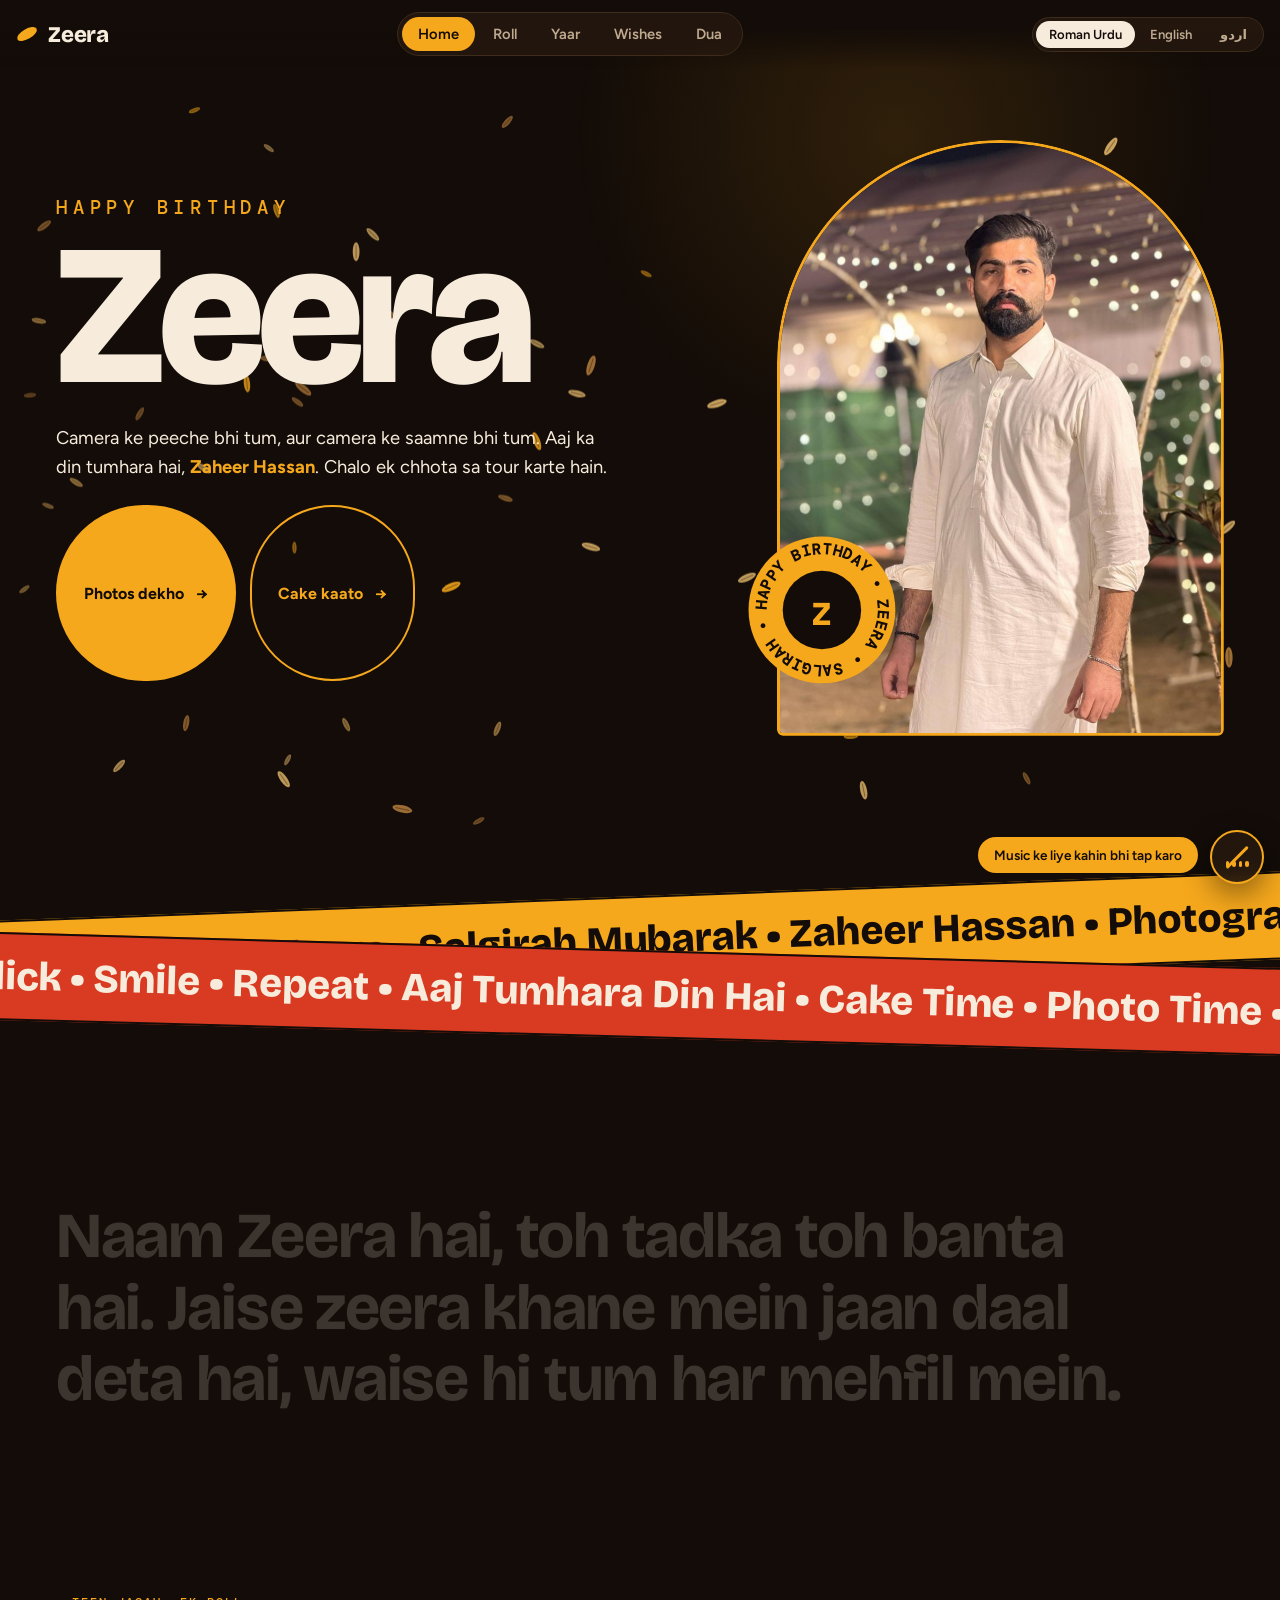
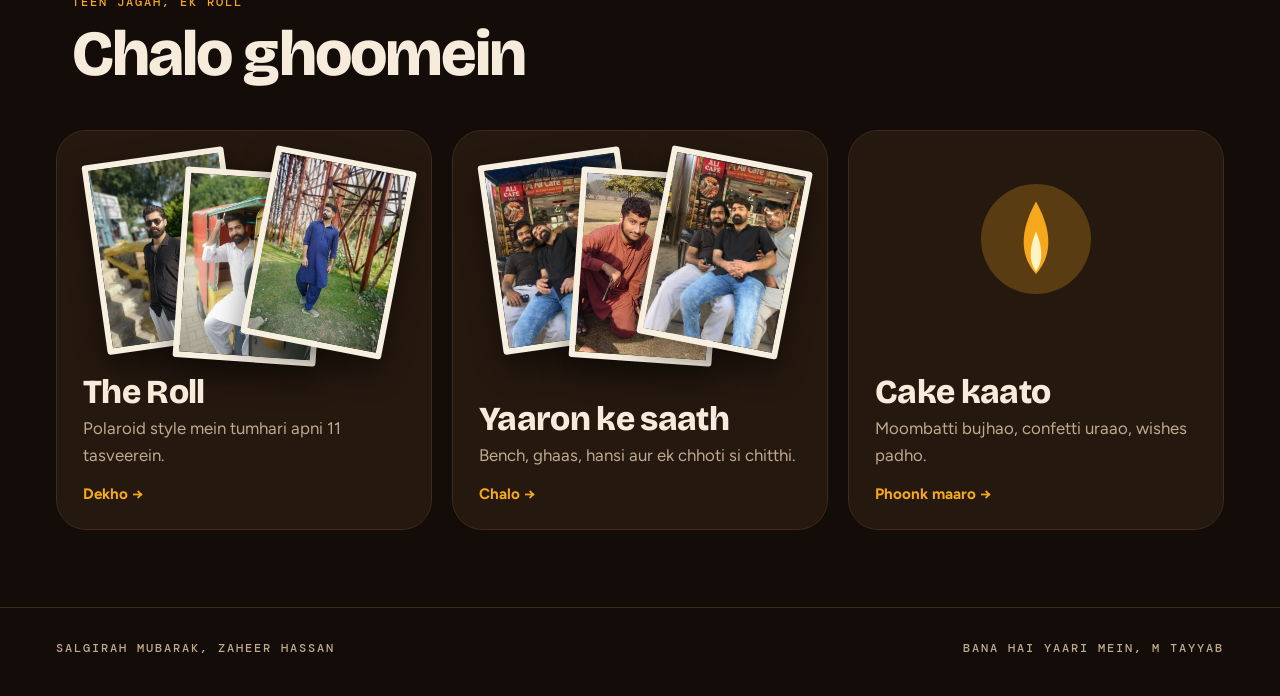
<file: index.html>
<!doctype html>
<html lang="ur-Latn" dir="ltr">
<head>
<meta charset="utf-8">
<meta name="viewport" content="width=device-width, initial-scale=1, viewport-fit=cover">
<title>Zeera Birthday</title>
<link rel="stylesheet" href="https://fonts.googleapis.com/css2?family=Amiri:wght@400;700&family=Bricolage+Grotesque:wght@500;700;800&family=Caveat:wght@500;700&family=DM+Mono:wght@400;500&family=Figtree:wght@400;500;700&family=Noto+Nastaliq+Urdu:wght@400;500;700&display=swap">
<link rel="stylesheet" href="style.css">
</head>
<body>
<div class="page"><div class="glow" aria-hidden="true"></div><div class="curtain" aria-hidden="true"><i class="bar b1" style="--k:0"></i><i class="bar b2" style="--k:1"></i><i class="bar b3" style="--k:2"></i><i class="bar b4" style="--k:3"></i></div><header class="nav"><a class="brand" href="index.html"><i class="seed"></i><span data-i18n="brand">Zeera</span></a><nav class="links" aria-label="Pages"><a href="index.html" aria-current="page" data-i18n="n.home">Home</a><a href="gallery.html" data-i18n="n.roll">Roll</a><a href="yaar.html" data-i18n="n.yaar">Yaar</a><a href="wishes.html" data-i18n="n.wishes">Wishes</a><a href="dua.html" data-i18n="n.dua">Dua</a></nav><div class="lang" role="group" aria-label="Language"><button type="button" data-lang="rm" aria-pressed="true">Roman Urdu</button><button type="button" data-lang="en" aria-pressed="false">English</button><button type="button" data-lang="ur" lang="ur" aria-pressed="false">اردو</button></div></header><button class="music" id="music" type="button" aria-pressed="false" data-i18n-aria="m.on" aria-label="Music chalao"><span class="eq" aria-hidden="true"><i></i><i></i><i></i><i></i></span></button><span class="music-hint" id="musicHint" hidden data-i18n="m.hint">Music ke liye kahin bhi tap karo</span>
<main>
<section class="hero">
  <canvas id="seeds" aria-hidden="true"></canvas>
  <div class="in hero-grid">
    <div class="hero-text">
      <h1><span class="pre fu" data-i18n="h.pre" style="--d:0">Happy Birthday</span><span class="big" data-i18n="h.big" data-split>Zeera</span></h1>
      <p class="lede fu" data-i18n="h.lede" style="--d:350">Camera ke peeche bhi tum, aur camera ke saamne bhi tum. Aaj ka din tumhara hai, <b>Zaheer Hassan</b>. Chalo ek chhota sa tour karte hain.</p>
      <div class="row fu" style="--d:500">
        <a class="btn pri" href="gallery.html" data-magnet><span data-i18n="h.b1">Photos dekho</span> <span class="arr">&rarr;</span></a>
        <a class="btn sec" href="wishes.html" data-magnet><span data-i18n="h.b2">Cake kaato</span> <span class="arr">&rarr;</span></a>
      </div>
    </div>
    <div class="arch-wrap" data-tilt>
      <div class="arch"><img src="images/night.jpg" alt="Zaheer in a white kurta at night with string lights behind him"></div>
      <div class="badge" aria-hidden="true">
        <svg class="ring" viewBox="0 0 120 120"><defs><path id="circ" d="M60,60 m-44,0 a44,44 0 1,1 88,0 a44,44 0 1,1 -88,0"/></defs>
          <circle cx="60" cy="60" r="58" fill="#f6a81c"/>
          <circle cx="60" cy="60" r="31" fill="#130c08"/>
          <text font-size="12" font-weight="700" fill="#130c08" font-family="DM Mono, monospace"><textPath href="#circ" textLength="268" lengthAdjust="spacing">HAPPY BIRTHDAY &#8226; ZEERA &#8226; SALGIRAH &#8226; </textPath></text></svg>
        <span class="z">Z</span>
      </div>
    </div>
  </div>
</section>

<div class="tapes" aria-hidden="true">
  <div class="tape t1"><div class="track"><span data-i18n="h.tape1">Happy Birthday Zeera &#8226; Salgirah Mubarak &#8226; Zaheer Hassan &#8226; Photographer &#8226; Yaar &#8226; </span><span data-i18n="h.tape1">Happy Birthday Zeera &#8226; Salgirah Mubarak &#8226; Zaheer Hassan &#8226; Photographer &#8226; Yaar &#8226; </span></div></div>
  <div class="tape t2"><div class="track"><span data-i18n="h.tape2">Click &#8226; Smile &#8226; Repeat &#8226; Aaj Tumhara Din Hai &#8226; Cake Time &#8226; Photo Time &#8226; </span><span data-i18n="h.tape2">Click &#8226; Smile &#8226; Repeat &#8226; Aaj Tumhara Din Hai &#8226; Cake Time &#8226; Photo Time &#8226; </span></div></div>
</div>

<section class="statement"><div class="in"><p class="wfill" data-i18n-words="h.statement">Naam Zeera hai, toh tadka toh banta hai. Jaise zeera khane mein jaan daal deta hai, waise hi tum har mehfil mein.</p></div></section>

<section class="sec"><div class="in">
  <div class="sec-head"><span class="mono kicker rv" data-i18n="h.tk">Teen jagah, ek roll</span><h2 class="h2 rv" data-i18n="h.th">Chalo ghoomein</h2></div>
  <div class="tgrid">
    <a class="tcard rv" href="gallery.html">
      <div class="stack" aria-hidden="true"><img src="images/shades.jpg" alt=""><img src="images/rick.jpg" alt=""><img src="images/tower.jpg" alt=""></div>
      <h3 data-i18n="h.c1t">The Roll</h3><p data-i18n="h.c1p">Polaroid style mein tumhari apni 11 tasveerein.</p><span class="go" data-i18n="h.c1g">Dekho &rarr;</span>
    </a>
    <a class="tcard rv" href="yaar.html">
      <div class="stack" aria-hidden="true"><img src="images/bench1.jpg" alt=""><img src="images/lawn.jpg" alt=""><img src="images/bench2.jpg" alt=""></div>
      <h3 data-i18n="h.c2t">Yaaron ke saath</h3><p data-i18n="h.c2p">Bench, ghaas, hansi aur ek chhoti si chitthi.</p><span class="go" data-i18n="h.c2g">Chalo &rarr;</span>
    </a>
    <a class="tcard rv" href="wishes.html">
      <svg class="flamebig" viewBox="-30 -50 60 60" aria-hidden="true"><g class="flame"><circle cx="0" cy="-14" r="22" fill="rgba(246,168,28,.25)"/><path d="M0 0 C-8 -9 -5 -20 0 -29 C5 -20 8 -9 0 0 Z" fill="#f6a81c"/><path d="M0 -1 C-3.5 -6 -2 -12 0 -17 C2 -12 3.5 -6 0 -1 Z" fill="#fff3c4"/></g></svg>
      <h3 data-i18n="h.c3t">Cake kaato</h3><p data-i18n="h.c3p">Moombatti bujhao, confetti uraao, wishes padho.</p><span class="go" data-i18n="h.c3g">Phoonk maaro &rarr;</span>
    </a>
  </div>
</div></section>
</main>
<footer class="foot"><div class="in mono"><span data-i18n="foot.l">Salgirah mubarak, Zaheer Hassan</span><span data-i18n="foot.r">Bana hai yaari mein, M Tayyab</span></div></footer></div>
<script src="i18n.js"></script>
<script src="script.js"></script>
</body>
</html>
</file>
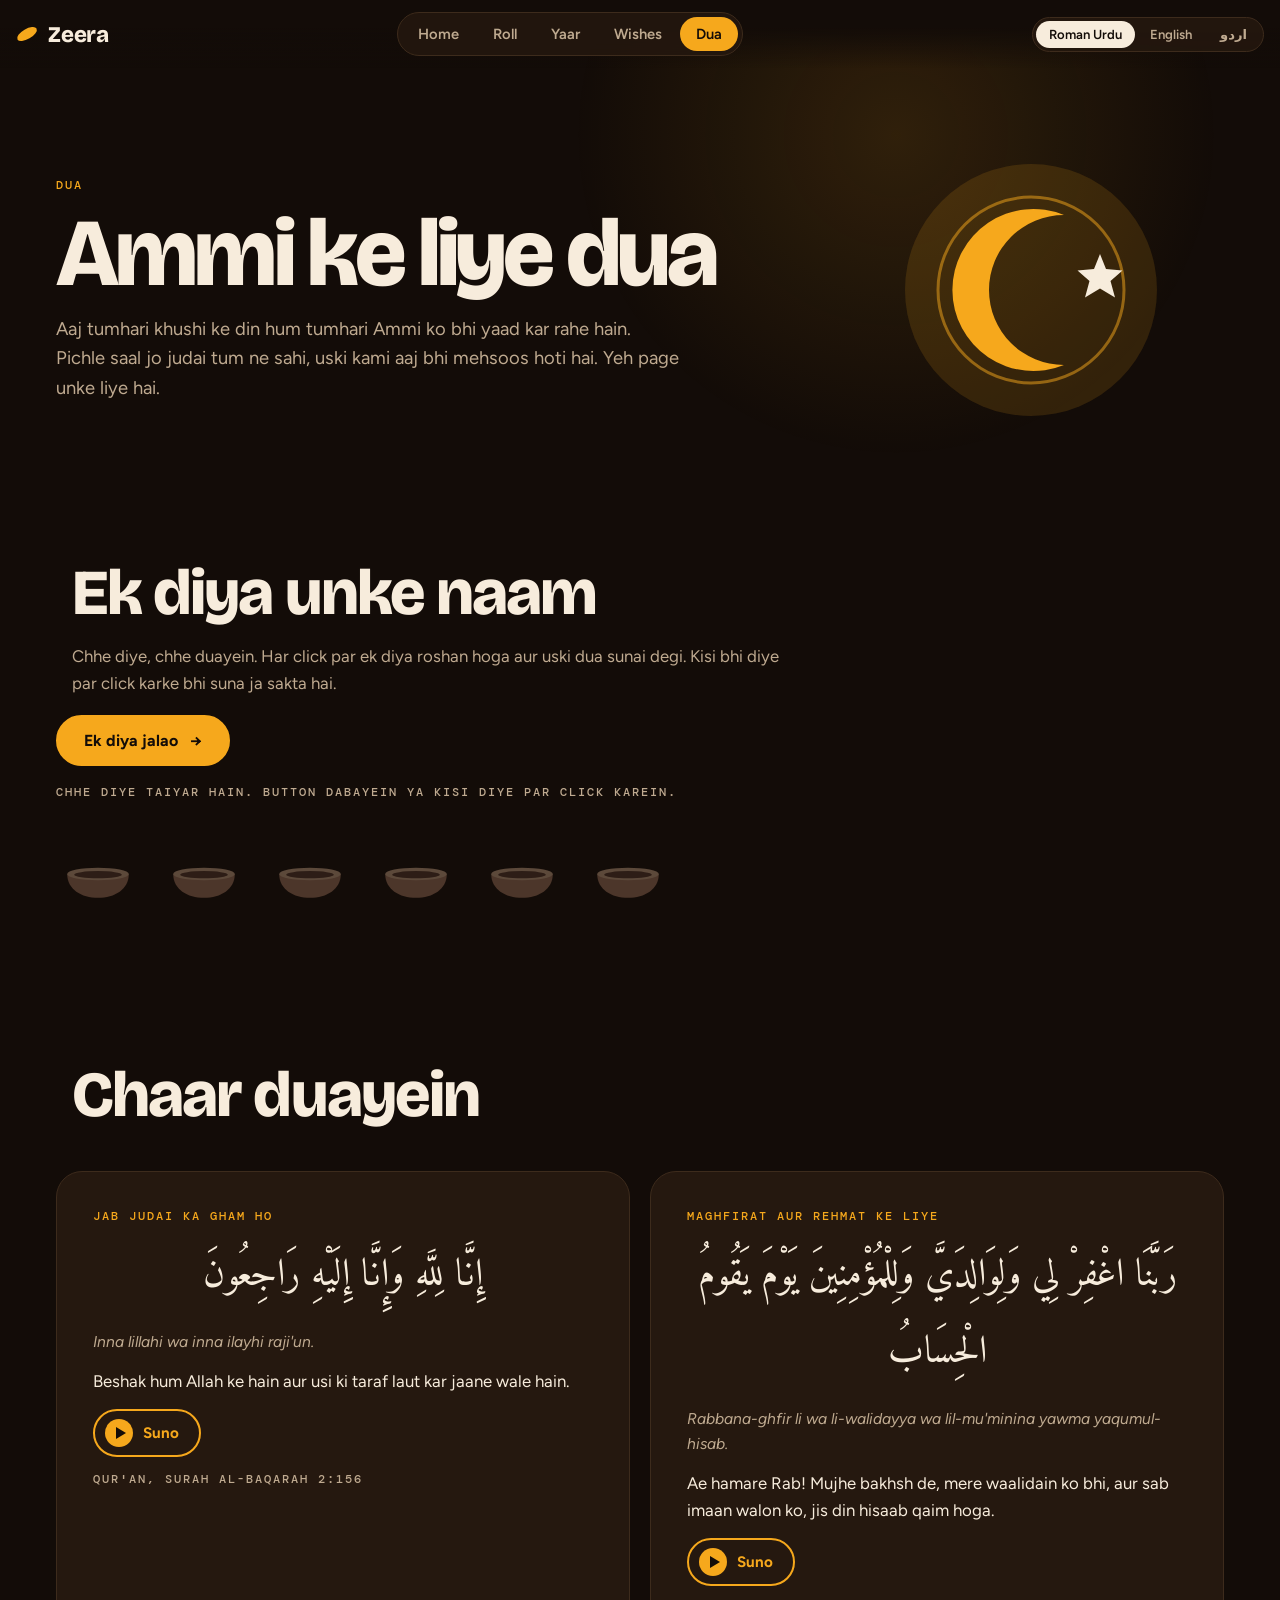
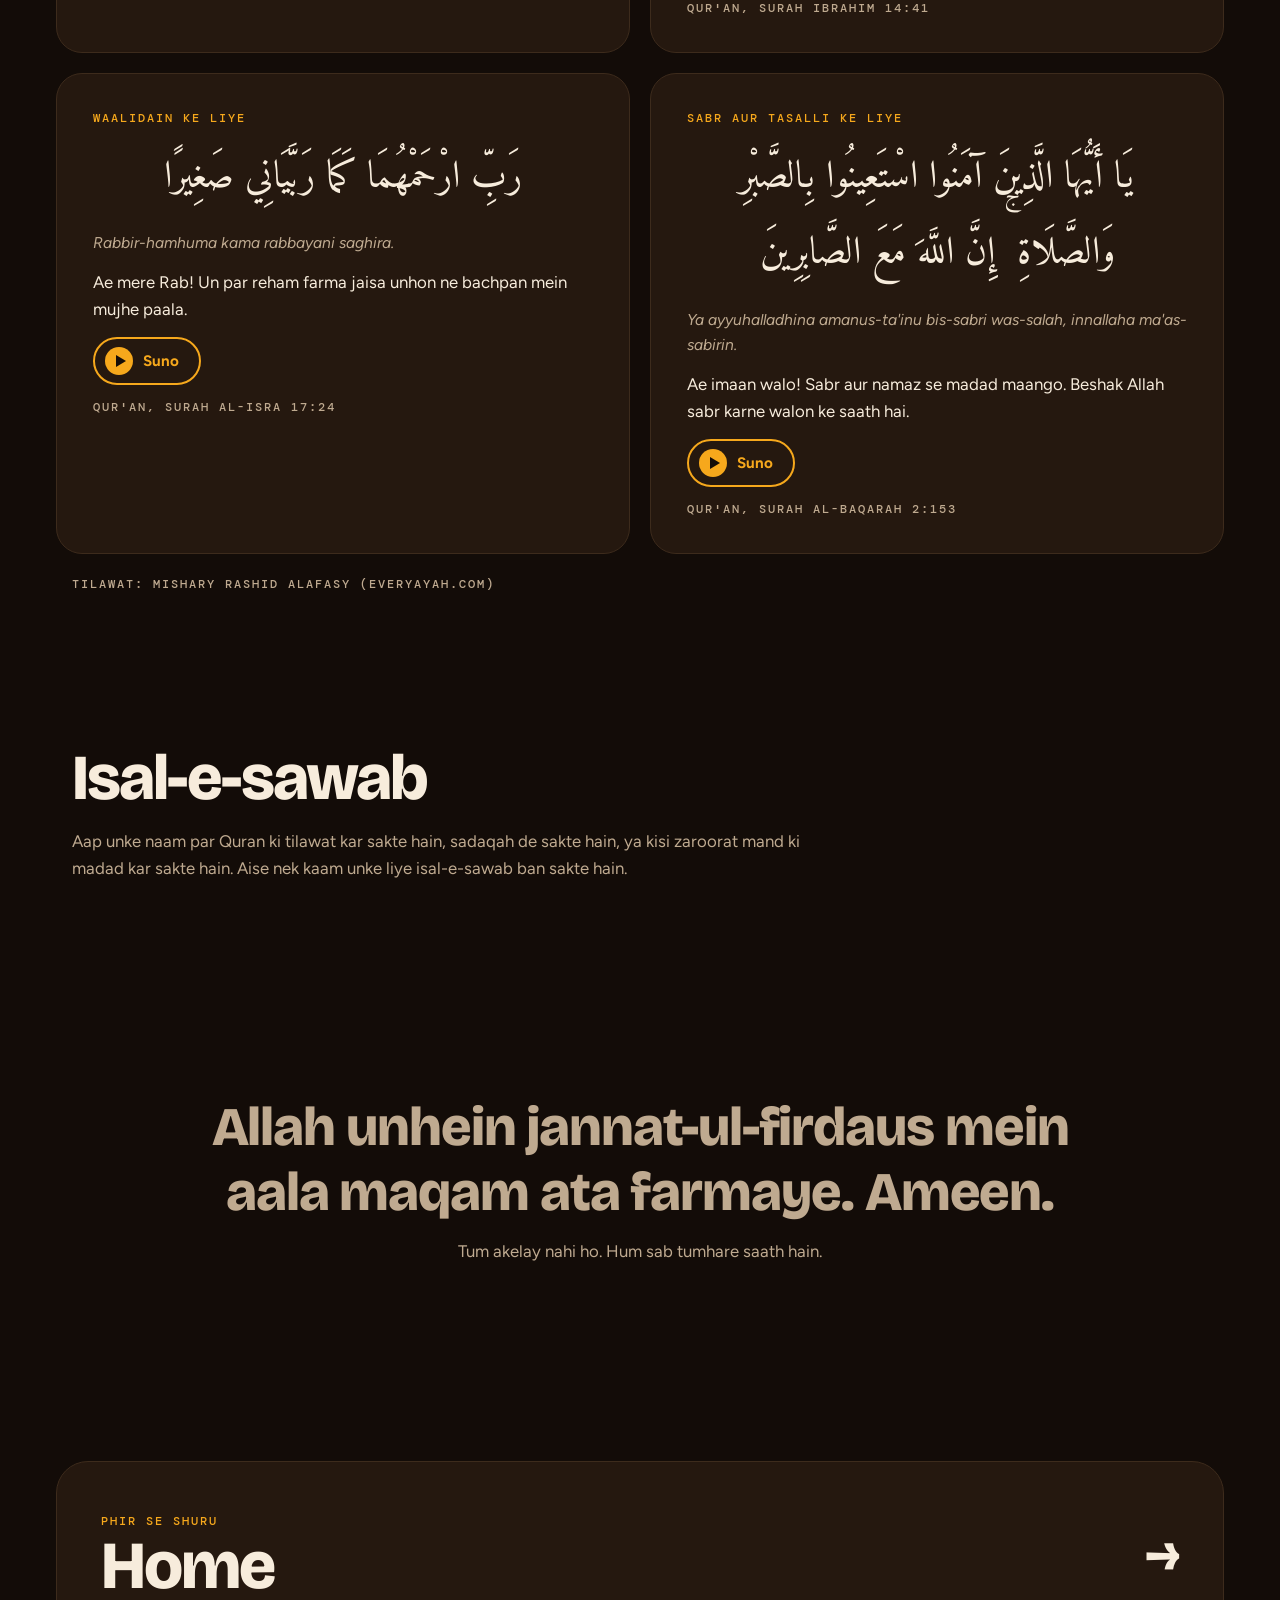
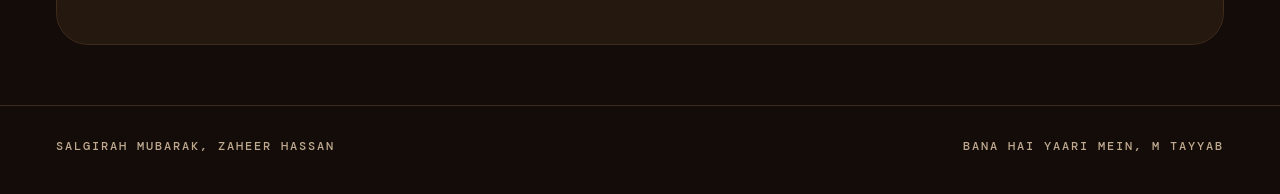
<file: dua.html>
<!doctype html>
<html lang="ur-Latn" dir="ltr">
<head>
<meta charset="utf-8">
<meta name="viewport" content="width=device-width, initial-scale=1, viewport-fit=cover">
<title>A Prayer for Ammi | Zeera Birthday</title>
<link rel="stylesheet" href="https://fonts.googleapis.com/css2?family=Amiri:wght@400;700&family=Bricolage+Grotesque:wght@500;700;800&family=Caveat:wght@500;700&family=DM+Mono:wght@400;500&family=Figtree:wght@400;500;700&family=Noto+Nastaliq+Urdu:wght@400;500;700&display=swap">
<link rel="stylesheet" href="style.css">
</head>
<body>
<div class="page"><div class="glow" aria-hidden="true"></div><div class="curtain" aria-hidden="true"><i class="bar b1" style="--k:0"></i><i class="bar b2" style="--k:1"></i><i class="bar b3" style="--k:2"></i><i class="bar b4" style="--k:3"></i></div><header class="nav"><a class="brand" href="index.html"><i class="seed"></i><span data-i18n="brand">Zeera</span></a><nav class="links" aria-label="Pages"><a href="index.html" data-i18n="n.home">Home</a><a href="gallery.html" data-i18n="n.roll">Roll</a><a href="yaar.html" data-i18n="n.yaar">Yaar</a><a href="wishes.html" data-i18n="n.wishes">Wishes</a><a href="dua.html" aria-current="page" data-i18n="n.dua">Dua</a></nav><div class="lang" role="group" aria-label="Language"><button type="button" data-lang="rm" aria-pressed="true">Roman Urdu</button><button type="button" data-lang="en" aria-pressed="false">English</button><button type="button" data-lang="ur" lang="ur" aria-pressed="false">اردو</button></div></header>
<main>
<div class="in">
  <div class="phead"><div class="dua-head">
    <div class="dua-text">
      <span class="mono kicker fu" data-i18n="d.kicker" style="--d:0">Dua</span><h1 class="title" data-i18n="d.title" data-split>Ammi ke liye dua</h1><p class="lede fu" data-i18n="d.lede" style="--d:400">Aaj tumhari khushi ke din hum tumhari Ammi ko bhi yaad kar rahe hain. Pichle saal jo judai tum ne sahi, uski kami aaj bhi mehsoos hoti hai. Yeh page unke liye hai.</p>
    </div>
    <svg class="dua-art" viewBox="0 0 200 200" aria-hidden="true"><circle class="halo" cx="100" cy="100" r="84" fill="rgba(246,168,28,.14)"/><circle cx="100" cy="100" r="62" fill="none" stroke="#f6a81c" stroke-width="2" opacity=".5"/><path d="M122 50 A54 54 0 1 0 122 150 A42 42 0 1 1 122 50 Z" fill="#f6a81c"/><path d="M146 76 l4 10 11 1 -8 7 3 11 -10 -6 -10 6 3 -11 -8 -7 11 -1z" fill="#f7ecdc"/></svg>
  </div></div>
</div>

<section class="sec"><div class="in">
  <div class="light-box">
    <h2 class="h2 rv" data-i18n="d.lh">Ek diya unke naam</h2><p data-i18n="d.lp" class="rv">Chhe diye, chhe duayein. Har click par ek diya roshan hoga aur uski dua sunai degi. Kisi bhi diye par click karke bhi suna ja sakta hai.</p>
    <button class="btn pri" id="diyaBtn" type="button" data-magnet><span id="diyaBtnLabel">Ek diya jalao</span> <span class="arr">&rarr;</span></button>
    <p class="mono dcount" id="diyaCount" aria-live="polite">Chhe diye taiyar hain. Button dabayein ya kisi diye par click karein.</p>
    <div class="diyas" id="diyas"></div>
    <div class="nowdua" id="nowDua" hidden><span class="mono kicker" id="nowLabel"></span><p class="arabic" id="nowAr" lang="ar" dir="rtl"></p><p class="translit" id="nowTl"></p><p class="meaning" id="nowMn"></p><span class="mono src" id="nowSrc"></span><span class="dstatus" id="nowStatus" role="status"></span></div>
  </div>
</div></section>

<section class="sec"><div class="in">
  <div class="sec-head"><h2 class="h2 rv" data-i18n="d.dh">Chaar duayein</h2></div>
  <div class="dgrid"><article class="dcard rv"><span class="mono kicker" data-i18n="d.c1t">Jab judai ka gham ho</span><p class="arabic" lang="ar" dir="rtl">إِنَّا لِلَّهِ وَإِنَّا إِلَيْهِ رَاجِعُونَ</p><p class="translit">Inna lillahi wa inna ilayhi raji'un.</p><p class="meaning" data-i18n="d.c1m">Beshak hum Allah ke hain aur usi ki taraf laut kar jaane wale hain.</p><div class="dactions"><button class="dplay" type="button" aria-pressed="false" data-state="idle" data-src="audio/dua1.mp3" data-remote="https://everyayah.com/data/Alafasy_128kbps/002156.mp3"><span class="pi" aria-hidden="true"></span><span class="dlabel">Suno</span></button><span class="dstatus" role="status"></span></div><span class="mono src" data-i18n="d.c1s">Qur'an, Surah al-Baqarah 2:156</span></article><article class="dcard rv"><span class="mono kicker" data-i18n="d.c2t">Maghfirat aur rehmat ke liye</span><p class="arabic" lang="ar" dir="rtl">رَبَّنَا اغْفِرْ لِي وَلِوَالِدَيَّ وَلِلْمُؤْمِنِينَ يَوْمَ يَقُومُ الْحِسَابُ</p><p class="translit">Rabbana-ghfir li wa li-walidayya wa lil-mu'minina yawma yaqumul-hisab.</p><p class="meaning" data-i18n="d.c2m">Ae hamare Rab! Mujhe bakhsh de, mere waalidain ko bhi, aur sab imaan walon ko, jis din hisaab qaim hoga.</p><div class="dactions"><button class="dplay" type="button" aria-pressed="false" data-state="idle" data-src="audio/dua2.mp3" data-remote="https://everyayah.com/data/Alafasy_128kbps/014041.mp3"><span class="pi" aria-hidden="true"></span><span class="dlabel">Suno</span></button><span class="dstatus" role="status"></span></div><span class="mono src" data-i18n="d.c2s">Qur'an, Surah Ibrahim 14:41</span></article><article class="dcard rv"><span class="mono kicker" data-i18n="d.c3t">Waalidain ke liye</span><p class="arabic" lang="ar" dir="rtl">رَبِّ ارْحَمْهُمَا كَمَا رَبَّيَانِي صَغِيرًا</p><p class="translit">Rabbir-hamhuma kama rabbayani saghira.</p><p class="meaning" data-i18n="d.c3m">Ae mere Rab! Un par reham farma jaisa unhon ne bachpan mein mujhe paala.</p><div class="dactions"><button class="dplay" type="button" aria-pressed="false" data-state="idle" data-src="audio/dua3.mp3" data-remote="https://everyayah.com/data/Alafasy_128kbps/017024.mp3"><span class="pi" aria-hidden="true"></span><span class="dlabel">Suno</span></button><span class="dstatus" role="status"></span></div><span class="mono src" data-i18n="d.c3s">Qur'an, Surah al-Isra 17:24</span></article><article class="dcard rv"><span class="mono kicker" data-i18n="d.c4t">Sabr aur tasalli ke liye</span><p class="arabic" lang="ar" dir="rtl">يَا أَيُّهَا الَّذِينَ آمَنُوا اسْتَعِينُوا بِالصَّبْرِ وَالصَّلَاةِ ۚ إِنَّ اللَّهَ مَعَ الصَّابِرِينَ</p><p class="translit">Ya ayyuhalladhina amanus-ta'inu bis-sabri was-salah, innallaha ma'as-sabirin.</p><p class="meaning" data-i18n="d.c4m">Ae imaan walo! Sabr aur namaz se madad maango. Beshak Allah sabr karne walon ke saath hai.</p><div class="dactions"><button class="dplay" type="button" aria-pressed="false" data-state="idle" data-src="audio/dua4.mp3" data-remote="https://everyayah.com/data/Alafasy_128kbps/002153.mp3"><span class="pi" aria-hidden="true"></span><span class="dlabel">Suno</span></button><span class="dstatus" role="status"></span></div><span class="mono src" data-i18n="d.c4s">Qur'an, Surah al-Baqarah 2:153</span></article></div>
  <p class="mono src rv" data-i18n="d.credit" style="margin-top:22px">Tilawat: Mishary Rashid Alafasy (EveryAyah.com)</p>
</div></section>

<section class="sec"><div class="in">
  <div class="light-box"><h2 class="h2 rv" data-i18n="d.ih">Isal-e-sawab</h2><p class="rv" data-i18n="d.ip">Aap unke naam par Quran ki tilawat kar sakte hain, sadaqah de sakte hain, ya kisi zaroorat mand ki madad kar sakte hain. Aise nek kaam unke liye isal-e-sawab ban sakte hain.</p></div>
</div></section>

<section class="sec"><div class="in"><div class="closing rv"><p class="big2" data-i18n="d.final">Allah unhein jannat-ul-firdaus mein aala maqam ata farmaye. Ameen.</p><p data-i18n="d.alone">Tum akelay nahi ho. Hum sab tumhare saath hain.</p></div></div></section>
<div class="in"><a class="next rv" href="index.html"><span><span class="mono" data-i18n="next.again">Phir se shuru</span><b data-i18n="n.home">Home</b></span><i aria-hidden="true">&rarr;</i></a></div>
</main>
<footer class="foot"><div class="in mono"><span data-i18n="foot.l">Salgirah mubarak, Zaheer Hassan</span><span data-i18n="foot.r">Bana hai yaari mein, M Tayyab</span></div></footer></div>
<script src="i18n.js"></script>
<script src="script.js"></script>
</body>
</html>
</file>
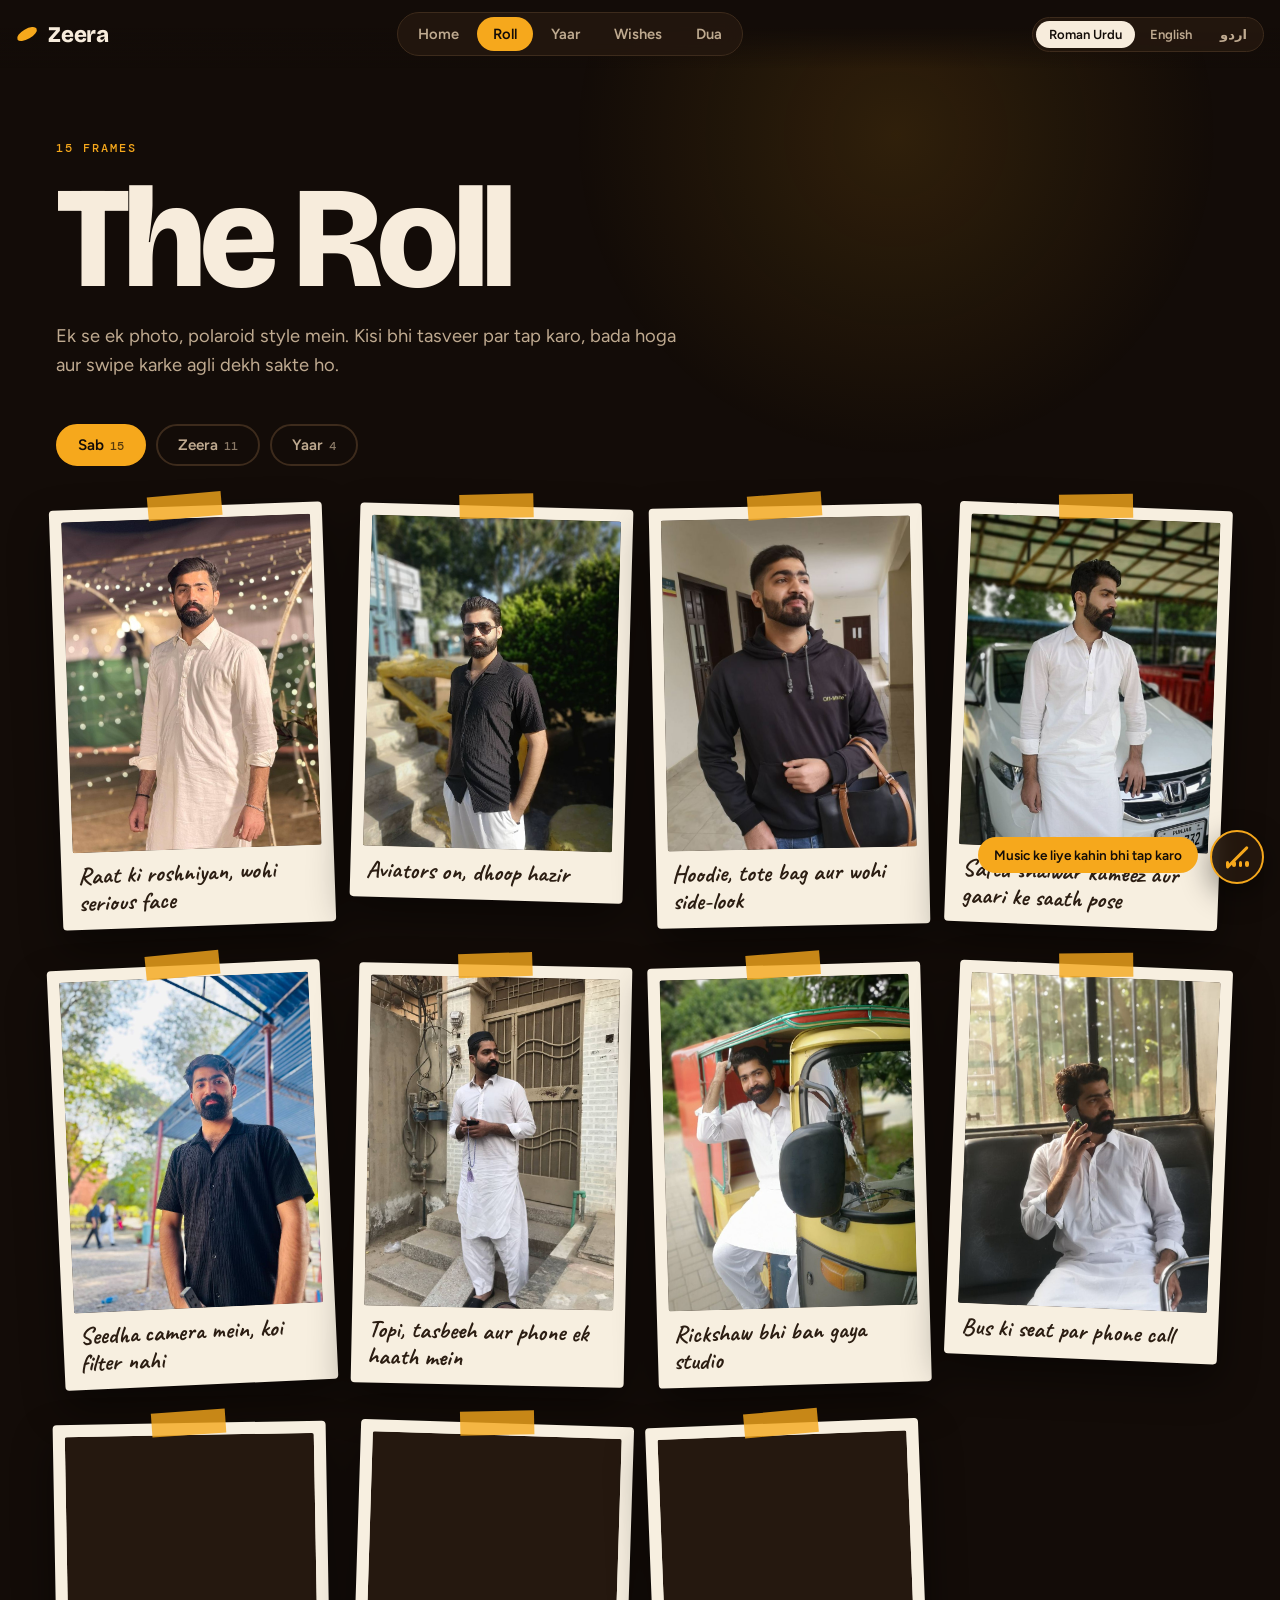
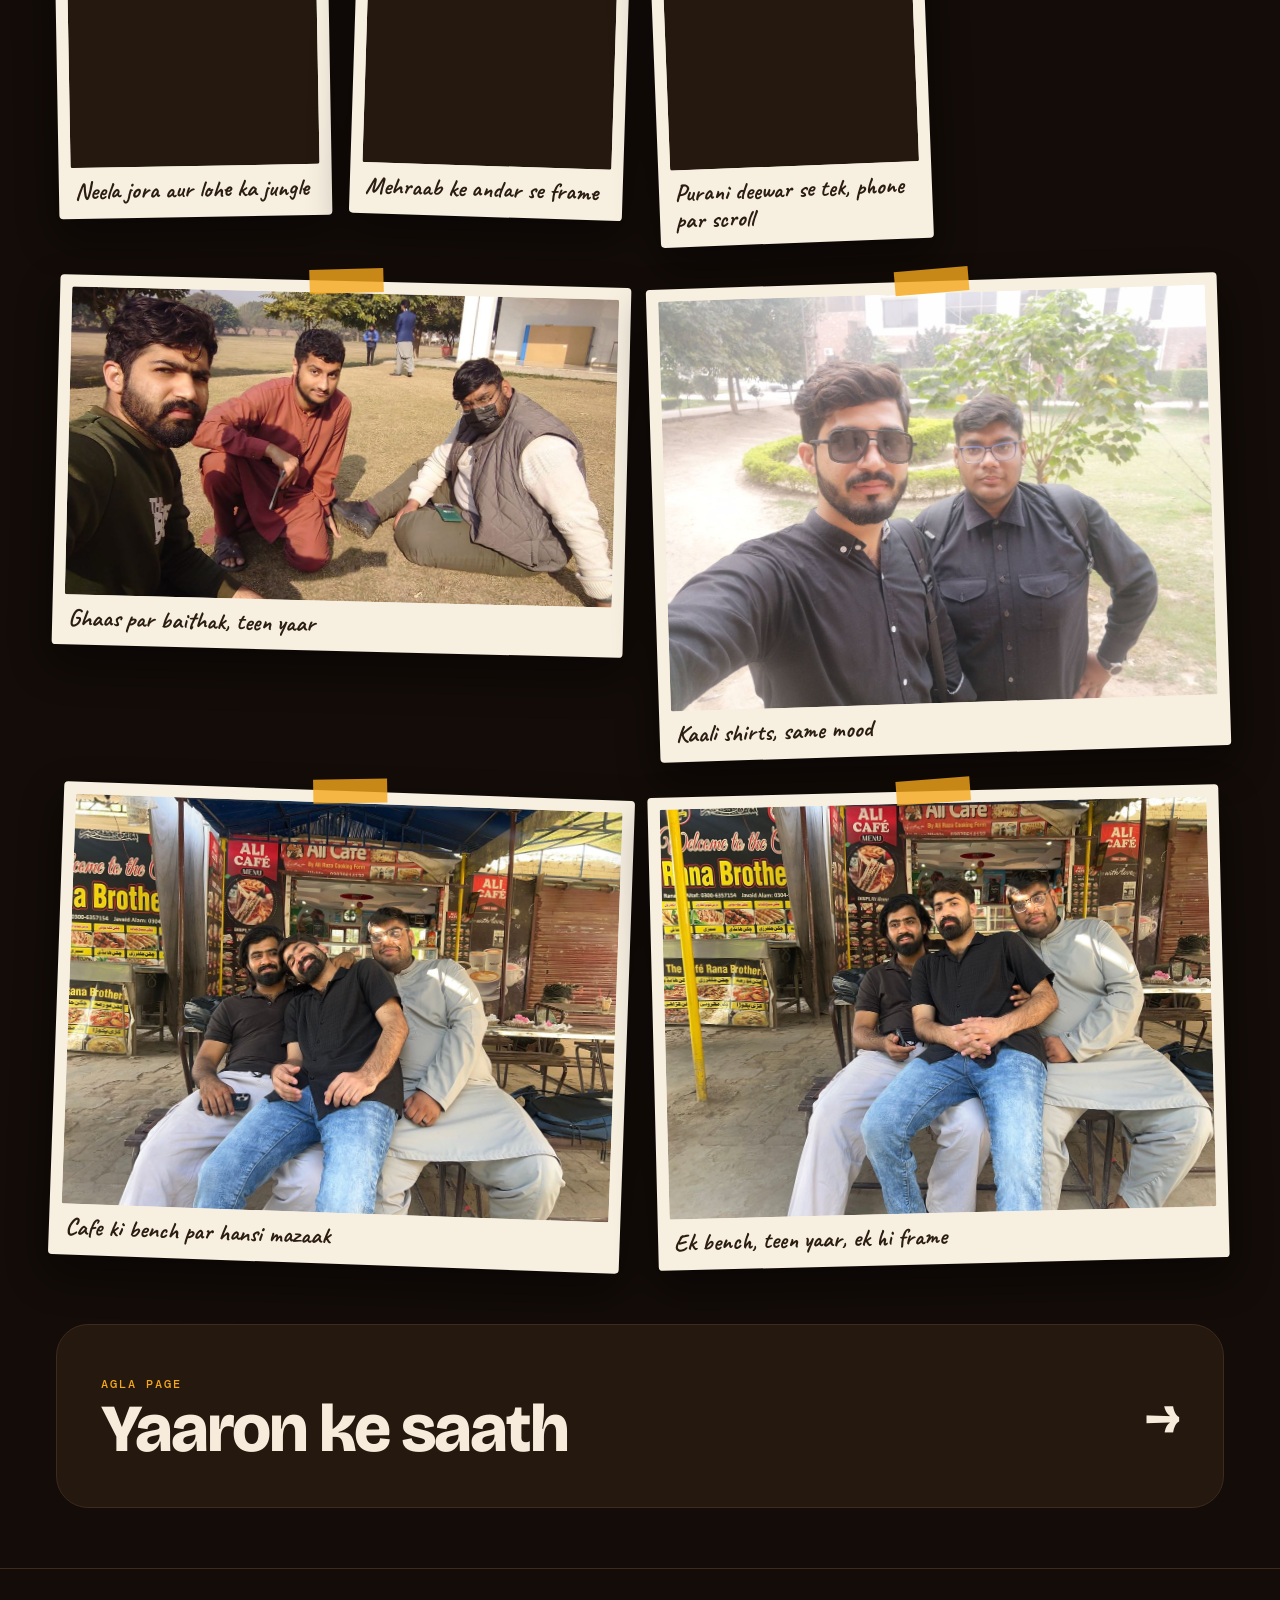
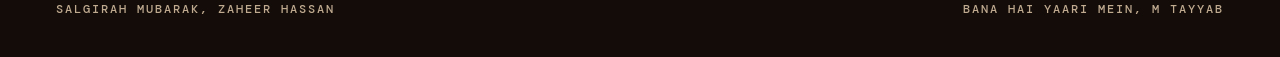
<file: gallery.html>
<!doctype html>
<html lang="ur-Latn" dir="ltr">
<head>
<meta charset="utf-8">
<meta name="viewport" content="width=device-width, initial-scale=1, viewport-fit=cover">
<title>The Roll | Zeera Birthday</title>
<link rel="stylesheet" href="https://fonts.googleapis.com/css2?family=Amiri:wght@400;700&family=Bricolage+Grotesque:wght@500;700;800&family=Caveat:wght@500;700&family=DM+Mono:wght@400;500&family=Figtree:wght@400;500;700&family=Noto+Nastaliq+Urdu:wght@400;500;700&display=swap">
<link rel="stylesheet" href="style.css">
</head>
<body>
<div class="page"><div class="glow" aria-hidden="true"></div><div class="curtain" aria-hidden="true"><i class="bar b1" style="--k:0"></i><i class="bar b2" style="--k:1"></i><i class="bar b3" style="--k:2"></i><i class="bar b4" style="--k:3"></i></div><header class="nav"><a class="brand" href="index.html"><i class="seed"></i><span data-i18n="brand">Zeera</span></a><nav class="links" aria-label="Pages"><a href="index.html" data-i18n="n.home">Home</a><a href="gallery.html" aria-current="page" data-i18n="n.roll">Roll</a><a href="yaar.html" data-i18n="n.yaar">Yaar</a><a href="wishes.html" data-i18n="n.wishes">Wishes</a><a href="dua.html" data-i18n="n.dua">Dua</a></nav><div class="lang" role="group" aria-label="Language"><button type="button" data-lang="rm" aria-pressed="true">Roman Urdu</button><button type="button" data-lang="en" aria-pressed="false">English</button><button type="button" data-lang="ur" lang="ur" aria-pressed="false">اردو</button></div></header><button class="music" id="music" type="button" aria-pressed="false" data-i18n-aria="m.on" aria-label="Music chalao"><span class="eq" aria-hidden="true"><i></i><i></i><i></i><i></i></span></button><span class="music-hint" id="musicHint" hidden data-i18n="m.hint">Music ke liye kahin bhi tap karo</span>
<main>
<div class="in">
  <div class="phead">
    <span class="mono kicker fu" data-i18n="g.kicker" style="--d:0">15 frames</span><h1 class="title" data-i18n="g.title" data-split>The Roll</h1><p class="lede fu" data-i18n="g.lede" style="--d:400">Ek se ek photo, polaroid style mein. Kisi bhi tasveer par tap karo, bada hoga aur swipe karke agli dekh sakte ho.</p>
  </div>
  <div class="chips fu" style="--d:550" role="group" aria-label="Filter photos"><button class="chip" type="button" data-filter="all" aria-pressed="true"><span data-i18n="g.f.all">Sab</span><small>15</small></button><button class="chip" type="button" data-filter="solo" aria-pressed="false"><span data-i18n="g.f.solo">Zeera</span><small>11</small></button><button class="chip" type="button" data-filter="yaar" aria-pressed="false"><span data-i18n="g.f.yaar">Yaar</span><small>4</small></button></div>
  <div class="roll"><figure class="polaroid rv" data-kind="solo" style="--r:-2.0deg"><button class="open" type="button" data-i18n-aria="cap.night" aria-label="Raat ki roshniyan, wohi serious face"><img src="images/night.jpg" alt="Zaheer in a white kurta at night with string lights behind him" decoding="async"></button><figcaption data-i18n="cap.night">Raat ki roshniyan, wohi serious face</figcaption></figure><figure class="polaroid rv" data-kind="solo" style="--r:1.6deg"><button class="open" type="button" data-i18n-aria="cap.shades" aria-label="Aviators on, dhoop hazir"><img src="images/shades.jpg" alt="Zaheer in aviator sunglasses and a black textured shirt, standing by green bushes" decoding="async"></button><figcaption data-i18n="cap.shades">Aviators on, dhoop hazir</figcaption></figure><figure class="polaroid rv" data-kind="solo" style="--r:-1.2deg"><button class="open" type="button" data-i18n-aria="cap.hoodie" aria-label="Hoodie, tote bag aur wohi side-look"><img src="images/hoodie.jpg" alt="Zaheer in a black hoodie holding a tote bag in a corridor" decoding="async"></button><figcaption data-i18n="cap.hoodie">Hoodie, tote bag aur wohi side-look</figcaption></figure><figure class="polaroid rv" data-kind="solo" style="--r:2.2deg"><button class="open" type="button" data-i18n-aria="cap.car" aria-label="Safed shalwar kameez aur gaari ke saath pose"><img src="images/car.jpg" alt="Zaheer in a white shalwar kameez leaning on a white car" decoding="async"></button><figcaption data-i18n="cap.car">Safed shalwar kameez aur gaari ke saath pose</figcaption></figure><figure class="polaroid rv" data-kind="solo" style="--r:-2.6deg"><button class="open" type="button" data-i18n-aria="cap.roof" aria-label="Seedha camera mein, koi filter nahi"><img src="images/roof.jpg" alt="Zaheer looking straight at the camera in a black shirt under a blue roof" decoding="async"></button><figcaption data-i18n="cap.roof">Seedha camera mein, koi filter nahi</figcaption></figure><figure class="polaroid rv" data-kind="solo" style="--r:1.2deg"><button class="open" type="button" data-i18n-aria="cap.door" aria-label="Topi, tasbeeh aur phone ek haath mein"><img src="images/door.jpg" alt="Zaheer in white with a black cap and prayer beads at a door" decoding="async"></button><figcaption data-i18n="cap.door">Topi, tasbeeh aur phone ek haath mein</figcaption></figure><figure class="polaroid rv" data-kind="solo" style="--r:-1.6deg"><button class="open" type="button" data-i18n-aria="cap.rick" aria-label="Rickshaw bhi ban gaya studio"><img src="images/rick.jpg" alt="Zaheer in white leaning out of a yellow and red rickshaw" decoding="async"></button><figcaption data-i18n="cap.rick">Rickshaw bhi ban gaya studio</figcaption></figure><figure class="polaroid rv" data-kind="solo" style="--r:2.4deg"><button class="open" type="button" data-i18n-aria="cap.bus" aria-label="Bus ki seat par phone call"><img src="images/bus.jpg" alt="Zaheer in white on a phone call, seated by a bus window" decoding="async"></button><figcaption data-i18n="cap.bus">Bus ki seat par phone call</figcaption></figure><figure class="polaroid rv" data-kind="solo" style="--r:-1.0deg"><button class="open" type="button" data-i18n-aria="cap.tower" aria-label="Neela jora aur lohe ka jungle"><img src="images/tower.jpg" alt="Zaheer in a blue shalwar kameez walking on grass under a steel tower" decoding="async"></button><figcaption data-i18n="cap.tower">Neela jora aur lohe ka jungle</figcaption></figure><figure class="polaroid rv" data-kind="solo" style="--r:1.8deg"><button class="open" type="button" data-i18n-aria="cap.arch" aria-label="Mehraab ke andar se frame"><img src="images/arch.jpg" alt="Zaheer in blue seen through a stone archway with railway tracks behind" decoding="async"></button><figcaption data-i18n="cap.arch">Mehraab ke andar se frame</figcaption></figure><figure class="polaroid rv" data-kind="solo" style="--r:-2.2deg"><button class="open" type="button" data-i18n-aria="cap.wall" aria-label="Purani deewar se tek, phone par scroll"><img src="images/wall.jpg" alt="Zaheer in blue leaning on a weathered white wall, looking at his phone" decoding="async"></button><figcaption data-i18n="cap.wall">Purani deewar se tek, phone par scroll</figcaption></figure><figure class="polaroid rv" data-kind="yaar" style="--r:1.4deg"><button class="open" type="button" data-i18n-aria="cap.lawn" aria-label="Ghaas par baithak, teen yaar"><img src="images/lawn.jpg" alt="Three friends sitting together on a dry lawn" decoding="async"></button><figcaption data-i18n="cap.lawn">Ghaas par baithak, teen yaar</figcaption></figure><figure class="polaroid rv" data-kind="yaar" style="--r:-1.8deg"><button class="open" type="button" data-i18n-aria="cap.twoblack" aria-label="Kaali shirts, same mood"><img src="images/twoblack.jpg" alt="Two friends in black shirts taking a selfie in a garden" decoding="async"></button><figcaption data-i18n="cap.twoblack">Kaali shirts, same mood</figcaption></figure><figure class="polaroid rv" data-kind="yaar" style="--r:2.0deg"><button class="open" type="button" data-i18n-aria="cap.bench1" aria-label="Cafe ki bench par hansi mazaak"><img src="images/bench1.jpg" alt="Three friends laughing together on a cafe bench" decoding="async"></button><figcaption data-i18n="cap.bench1">Cafe ki bench par hansi mazaak</figcaption></figure><figure class="polaroid rv" data-kind="yaar" style="--r:-1.4deg"><button class="open" type="button" data-i18n-aria="cap.bench2" aria-label="Ek bench, teen yaar, ek hi frame"><img src="images/bench2.jpg" alt="Three friends posing together on a cafe bench" decoding="async"></button><figcaption data-i18n="cap.bench2">Ek bench, teen yaar, ek hi frame</figcaption></figure></div>
</div>
<div class="in"><a class="next rv" href="yaar.html"><span><span class="mono" data-i18n="next.label">Agla page</span><b data-i18n="y.title">Yaaron ke saath</b></span><i aria-hidden="true">&rarr;</i></a></div>
</main>
<footer class="foot"><div class="in mono"><span data-i18n="foot.l">Salgirah mubarak, Zaheer Hassan</span><span data-i18n="foot.r">Bana hai yaari mein, M Tayyab</span></div></footer>
<div class="lb" id="lb" role="dialog" aria-modal="true" aria-label="Photo viewer" aria-hidden="true">
  <span class="mono lb-count" id="lbCount">01 / 15</span>
  <button class="lb-x" id="lbClose" type="button" data-i18n-aria="lb.close" aria-label="Close photo"><svg width="20" height="20" viewBox="0 0 20 20" fill="none" stroke="currentColor" stroke-width="2.4" stroke-linecap="round" aria-hidden="true"><path d="M4 4l12 12M16 4L4 16"/></svg></button>
  <div class="lb-stage"><img id="lbImg" alt=""></div>
  <div class="lb-bar">
    <button class="lb-nav" id="lbPrev" type="button" data-i18n-aria="lb.prev" aria-label="Previous photo"><svg width="20" height="20" viewBox="0 0 20 20" fill="none" stroke="currentColor" stroke-width="2.2" stroke-linecap="round" stroke-linejoin="round" aria-hidden="true"><path d="M12 4l-6 6 6 6"/></svg></button>
    <p id="lbCap"></p>
    <button class="lb-nav" id="lbNext" type="button" data-i18n-aria="lb.next" aria-label="Next photo"><svg width="20" height="20" viewBox="0 0 20 20" fill="none" stroke="currentColor" stroke-width="2.2" stroke-linecap="round" stroke-linejoin="round" aria-hidden="true"><path d="M8 4l6 6-6 6"/></svg></button>
  </div>
</div>
</div>
<script src="i18n.js"></script>
<script src="script.js"></script>
</body>
</html>
</file>
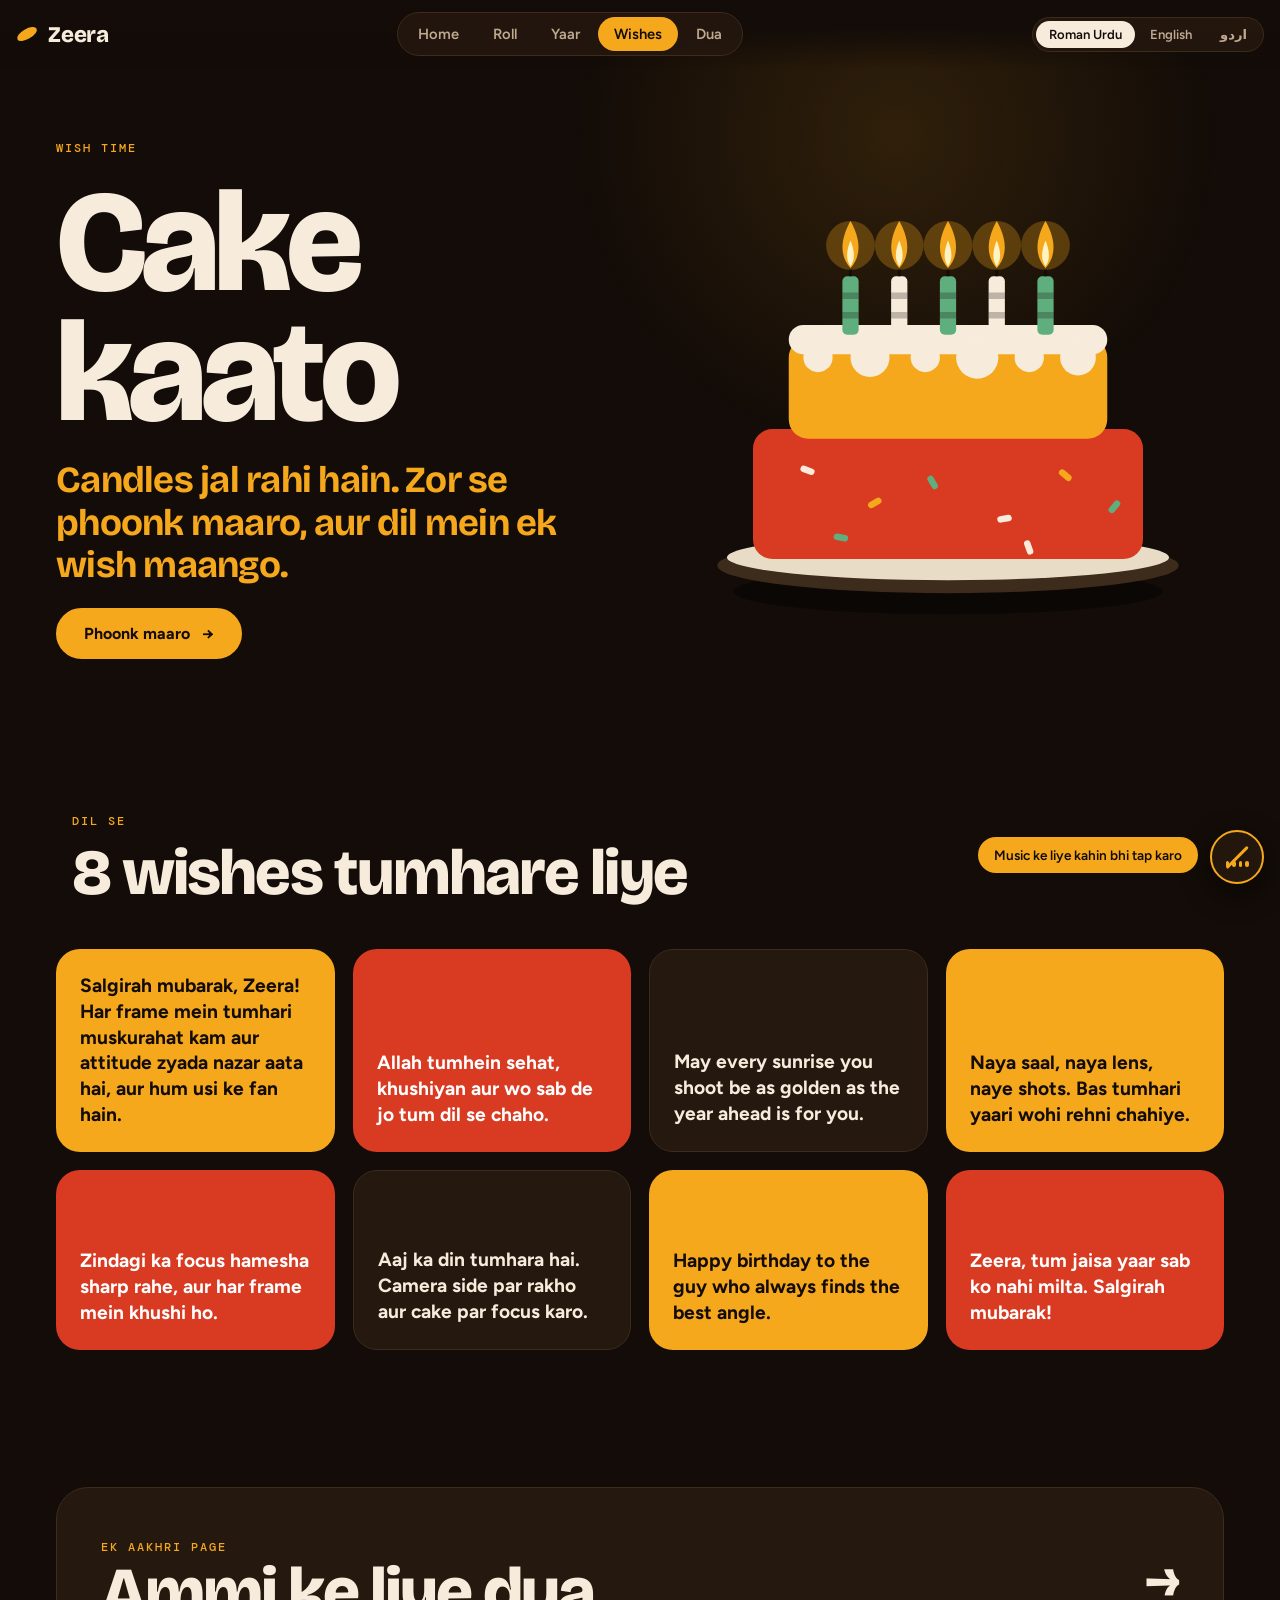
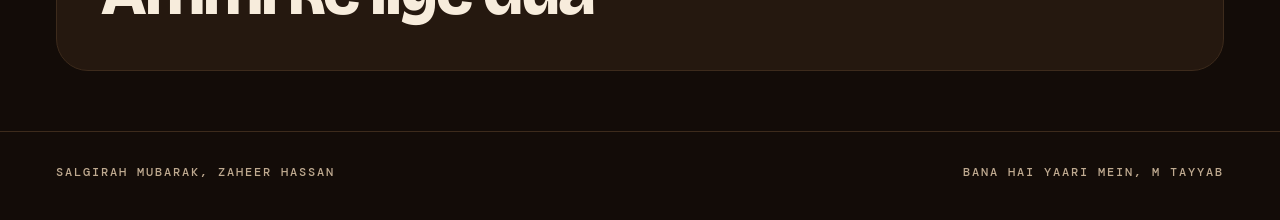
<file: wishes.html>
<!doctype html>
<html lang="ur-Latn" dir="ltr">
<head>
<meta charset="utf-8">
<meta name="viewport" content="width=device-width, initial-scale=1, viewport-fit=cover">
<title>Cut the Cake | Zeera Birthday</title>
<link rel="stylesheet" href="https://fonts.googleapis.com/css2?family=Amiri:wght@400;700&family=Bricolage+Grotesque:wght@500;700;800&family=Caveat:wght@500;700&family=DM+Mono:wght@400;500&family=Figtree:wght@400;500;700&family=Noto+Nastaliq+Urdu:wght@400;500;700&display=swap">
<link rel="stylesheet" href="style.css">
</head>
<body>
<div class="page"><div class="glow" aria-hidden="true"></div><div class="curtain" aria-hidden="true"><i class="bar b1" style="--k:0"></i><i class="bar b2" style="--k:1"></i><i class="bar b3" style="--k:2"></i><i class="bar b4" style="--k:3"></i></div><header class="nav"><a class="brand" href="index.html"><i class="seed"></i><span data-i18n="brand">Zeera</span></a><nav class="links" aria-label="Pages"><a href="index.html" data-i18n="n.home">Home</a><a href="gallery.html" data-i18n="n.roll">Roll</a><a href="yaar.html" data-i18n="n.yaar">Yaar</a><a href="wishes.html" aria-current="page" data-i18n="n.wishes">Wishes</a><a href="dua.html" data-i18n="n.dua">Dua</a></nav><div class="lang" role="group" aria-label="Language"><button type="button" data-lang="rm" aria-pressed="true">Roman Urdu</button><button type="button" data-lang="en" aria-pressed="false">English</button><button type="button" data-lang="ur" lang="ur" aria-pressed="false">اردو</button></div></header><button class="music" id="music" type="button" aria-pressed="false" data-i18n-aria="m.on" aria-label="Music chalao"><span class="eq" aria-hidden="true"><i></i><i></i><i></i><i></i></span></button><span class="music-hint" id="musicHint" hidden data-i18n="m.hint">Music ke liye kahin bhi tap karo</span>
<canvas id="confetti" aria-hidden="true"></canvas>
<main>
<div class="in">
  <div class="cakegrid">
    <div class="txt">
      <span class="mono kicker fu" data-i18n="w.kicker" style="--d:0">Wish time</span><h1 class="title" data-i18n="w.title" data-split>Cake kaato</h1>
      <p class="msg fu" id="msg" aria-live="polite" style="--d:350">Candles jal rahi hain. Zor se phoonk maaro, aur dil mein ek wish maango.</p>
      <div class="row fu" style="--d:500"><button class="btn pri" id="blow" type="button" data-magnet><span id="blowTxt">Phoonk maaro</span> <span class="arr">&rarr;</span></button></div>
    </div>
    <svg id="cake" class="cake" viewBox="0 0 320 300" role="img" data-i18n-aria="w.cakealt" aria-label="Birthday cake, paanch jalti moombattiyan. Phoonk maarne ke liye tap karo."><ellipse cx="160" cy="268" rx="132" ry="14" fill="rgba(0,0,0,.4)"/><ellipse cx="160" cy="252" rx="142" ry="17" fill="#3d2b1c"/><ellipse cx="160" cy="247" rx="136" ry="14" fill="#e9dcc6"/><rect x="40" y="168" width="240" height="80" rx="12" fill="#d93a22"/><rect x="70" y="190" width="9" height="4" rx="2" fill="#f7ecdc" transform="rotate(20 70 190)"/><rect x="110" y="214" width="9" height="4" rx="2" fill="#f6a81c" transform="rotate(-30 110 214)"/><rect x="150" y="196" width="9" height="4" rx="2" fill="#5fae7e" transform="rotate(60 150 196)"/><rect x="190" y="222" width="9" height="4" rx="2" fill="#f7ecdc" transform="rotate(-10 190 222)"/><rect x="230" y="192" width="9" height="4" rx="2" fill="#f6a81c" transform="rotate(40 230 192)"/><rect x="258" y="218" width="9" height="4" rx="2" fill="#5fae7e" transform="rotate(-50 258 218)"/><rect x="90" y="232" width="9" height="4" rx="2" fill="#5fae7e" transform="rotate(10 90 232)"/><rect x="210" y="236" width="9" height="4" rx="2" fill="#f7ecdc" transform="rotate(70 210 236)"/><rect x="62" y="112" width="196" height="62" rx="12" fill="#f6a81c"/><rect x="62" y="104" width="196" height="18" rx="9" fill="#f7ecdc"/><circle cx="80" cy="124" r="9" fill="#f7ecdc"/><circle cx="112" cy="124" r="12" fill="#f7ecdc"/><circle cx="146" cy="124" r="9" fill="#f7ecdc"/><circle cx="178" cy="124" r="13" fill="#f7ecdc"/><circle cx="210" cy="124" r="9" fill="#f7ecdc"/><circle cx="240" cy="124" r="11" fill="#f7ecdc"/><g transform="translate(100,0)"><rect x="-5" y="74" width="10" height="36" rx="3" fill="#5fae7e"/><rect x="-5" y="84" width="10" height="4" fill="rgba(19,12,8,.25)"/><rect x="-5" y="96" width="10" height="4" fill="rgba(19,12,8,.25)"/><line x1="0" y1="74" x2="0" y2="69" stroke="#130c08" stroke-width="1.6"/><g transform="translate(0,69)"><g class="flame" style="--k:0"><circle cx="0" cy="-14" r="15" fill="rgba(246,168,28,.28)"/><path d="M0 0 C-8 -9 -5 -20 0 -29 C5 -20 8 -9 0 0 Z" fill="#f6a81c"/><path d="M0 -1 C-3.5 -6 -2 -12 0 -17 C2 -12 3.5 -6 0 -1 Z" fill="#fff3c4"/></g></g></g><g transform="translate(130,0)"><rect x="-5" y="74" width="10" height="36" rx="3" fill="#f7ecdc"/><rect x="-5" y="84" width="10" height="4" fill="rgba(19,12,8,.25)"/><rect x="-5" y="96" width="10" height="4" fill="rgba(19,12,8,.25)"/><line x1="0" y1="74" x2="0" y2="69" stroke="#130c08" stroke-width="1.6"/><g transform="translate(0,69)"><g class="flame" style="--k:1"><circle cx="0" cy="-14" r="15" fill="rgba(246,168,28,.28)"/><path d="M0 0 C-8 -9 -5 -20 0 -29 C5 -20 8 -9 0 0 Z" fill="#f6a81c"/><path d="M0 -1 C-3.5 -6 -2 -12 0 -17 C2 -12 3.5 -6 0 -1 Z" fill="#fff3c4"/></g></g></g><g transform="translate(160,0)"><rect x="-5" y="74" width="10" height="36" rx="3" fill="#5fae7e"/><rect x="-5" y="84" width="10" height="4" fill="rgba(19,12,8,.25)"/><rect x="-5" y="96" width="10" height="4" fill="rgba(19,12,8,.25)"/><line x1="0" y1="74" x2="0" y2="69" stroke="#130c08" stroke-width="1.6"/><g transform="translate(0,69)"><g class="flame" style="--k:2"><circle cx="0" cy="-14" r="15" fill="rgba(246,168,28,.28)"/><path d="M0 0 C-8 -9 -5 -20 0 -29 C5 -20 8 -9 0 0 Z" fill="#f6a81c"/><path d="M0 -1 C-3.5 -6 -2 -12 0 -17 C2 -12 3.5 -6 0 -1 Z" fill="#fff3c4"/></g></g></g><g transform="translate(190,0)"><rect x="-5" y="74" width="10" height="36" rx="3" fill="#f7ecdc"/><rect x="-5" y="84" width="10" height="4" fill="rgba(19,12,8,.25)"/><rect x="-5" y="96" width="10" height="4" fill="rgba(19,12,8,.25)"/><line x1="0" y1="74" x2="0" y2="69" stroke="#130c08" stroke-width="1.6"/><g transform="translate(0,69)"><g class="flame" style="--k:3"><circle cx="0" cy="-14" r="15" fill="rgba(246,168,28,.28)"/><path d="M0 0 C-8 -9 -5 -20 0 -29 C5 -20 8 -9 0 0 Z" fill="#f6a81c"/><path d="M0 -1 C-3.5 -6 -2 -12 0 -17 C2 -12 3.5 -6 0 -1 Z" fill="#fff3c4"/></g></g></g><g transform="translate(220,0)"><rect x="-5" y="74" width="10" height="36" rx="3" fill="#5fae7e"/><rect x="-5" y="84" width="10" height="4" fill="rgba(19,12,8,.25)"/><rect x="-5" y="96" width="10" height="4" fill="rgba(19,12,8,.25)"/><line x1="0" y1="74" x2="0" y2="69" stroke="#130c08" stroke-width="1.6"/><g transform="translate(0,69)"><g class="flame" style="--k:4"><circle cx="0" cy="-14" r="15" fill="rgba(246,168,28,.28)"/><path d="M0 0 C-8 -9 -5 -20 0 -29 C5 -20 8 -9 0 0 Z" fill="#f6a81c"/><path d="M0 -1 C-3.5 -6 -2 -12 0 -17 C2 -12 3.5 -6 0 -1 Z" fill="#fff3c4"/></g></g></g><path class="smoke" style="--k:0" d="M100 66 C92 54 108 46 100 30" fill="none" stroke="#f7ecdc" stroke-width="3" stroke-linecap="round"/><path class="smoke" style="--k:1" d="M130 66 C122 54 138 46 130 30" fill="none" stroke="#f7ecdc" stroke-width="3" stroke-linecap="round"/><path class="smoke" style="--k:2" d="M160 66 C152 54 168 46 160 30" fill="none" stroke="#f7ecdc" stroke-width="3" stroke-linecap="round"/><path class="smoke" style="--k:3" d="M190 66 C182 54 198 46 190 30" fill="none" stroke="#f7ecdc" stroke-width="3" stroke-linecap="round"/><path class="smoke" style="--k:4" d="M220 66 C212 54 228 46 220 30" fill="none" stroke="#f7ecdc" stroke-width="3" stroke-linecap="round"/></svg>
  </div>
</div>

<section class="sec"><div class="in">
  <div class="sec-head"><span class="mono kicker rv" data-i18n="w.k2">Dil se</span><h2 class="h2 rv" data-i18n="w.h2">8 wishes tumhare liye</h2></div>
  <div class="wgrid"><div class="wcard rv"><p data-i18n="w.1">Salgirah mubarak, Zeera! Har frame mein tumhari muskurahat kam aur attitude zyada nazar aata hai, aur hum usi ke fan hain.</p></div><div class="wcard rv"><p data-i18n="w.2">Allah tumhein sehat, khushiyan aur wo sab de jo tum dil se chaho.</p></div><div class="wcard rv"><p data-i18n="w.3">May every sunrise you shoot be as golden as the year ahead is for you.</p></div><div class="wcard rv"><p data-i18n="w.4">Naya saal, naya lens, naye shots. Bas tumhari yaari wohi rehni chahiye.</p></div><div class="wcard rv"><p data-i18n="w.5">Zindagi ka focus hamesha sharp rahe, aur har frame mein khushi ho.</p></div><div class="wcard rv"><p data-i18n="w.6">Aaj ka din tumhara hai. Camera side par rakho aur cake par focus karo.</p></div><div class="wcard rv"><p data-i18n="w.7">Happy birthday to the guy who always finds the best angle.</p></div><div class="wcard rv"><p data-i18n="w.8">Zeera, tum jaisa yaar sab ko nahi milta. Salgirah mubarak!</p></div></div>
</div></section>
<div class="in"><a class="next rv" href="dua.html"><span><span class="mono" data-i18n="next.last">Ek aakhri page</span><b data-i18n="d.title">Ammi ke liye dua</b></span><i aria-hidden="true">&rarr;</i></a></div>
</main>
<footer class="foot"><div class="in mono"><span data-i18n="foot.l">Salgirah mubarak, Zaheer Hassan</span><span data-i18n="foot.r">Bana hai yaari mein, M Tayyab</span></div></footer></div>
<script src="i18n.js"></script>
<script src="script.js"></script>
</body>
</html>
</file>
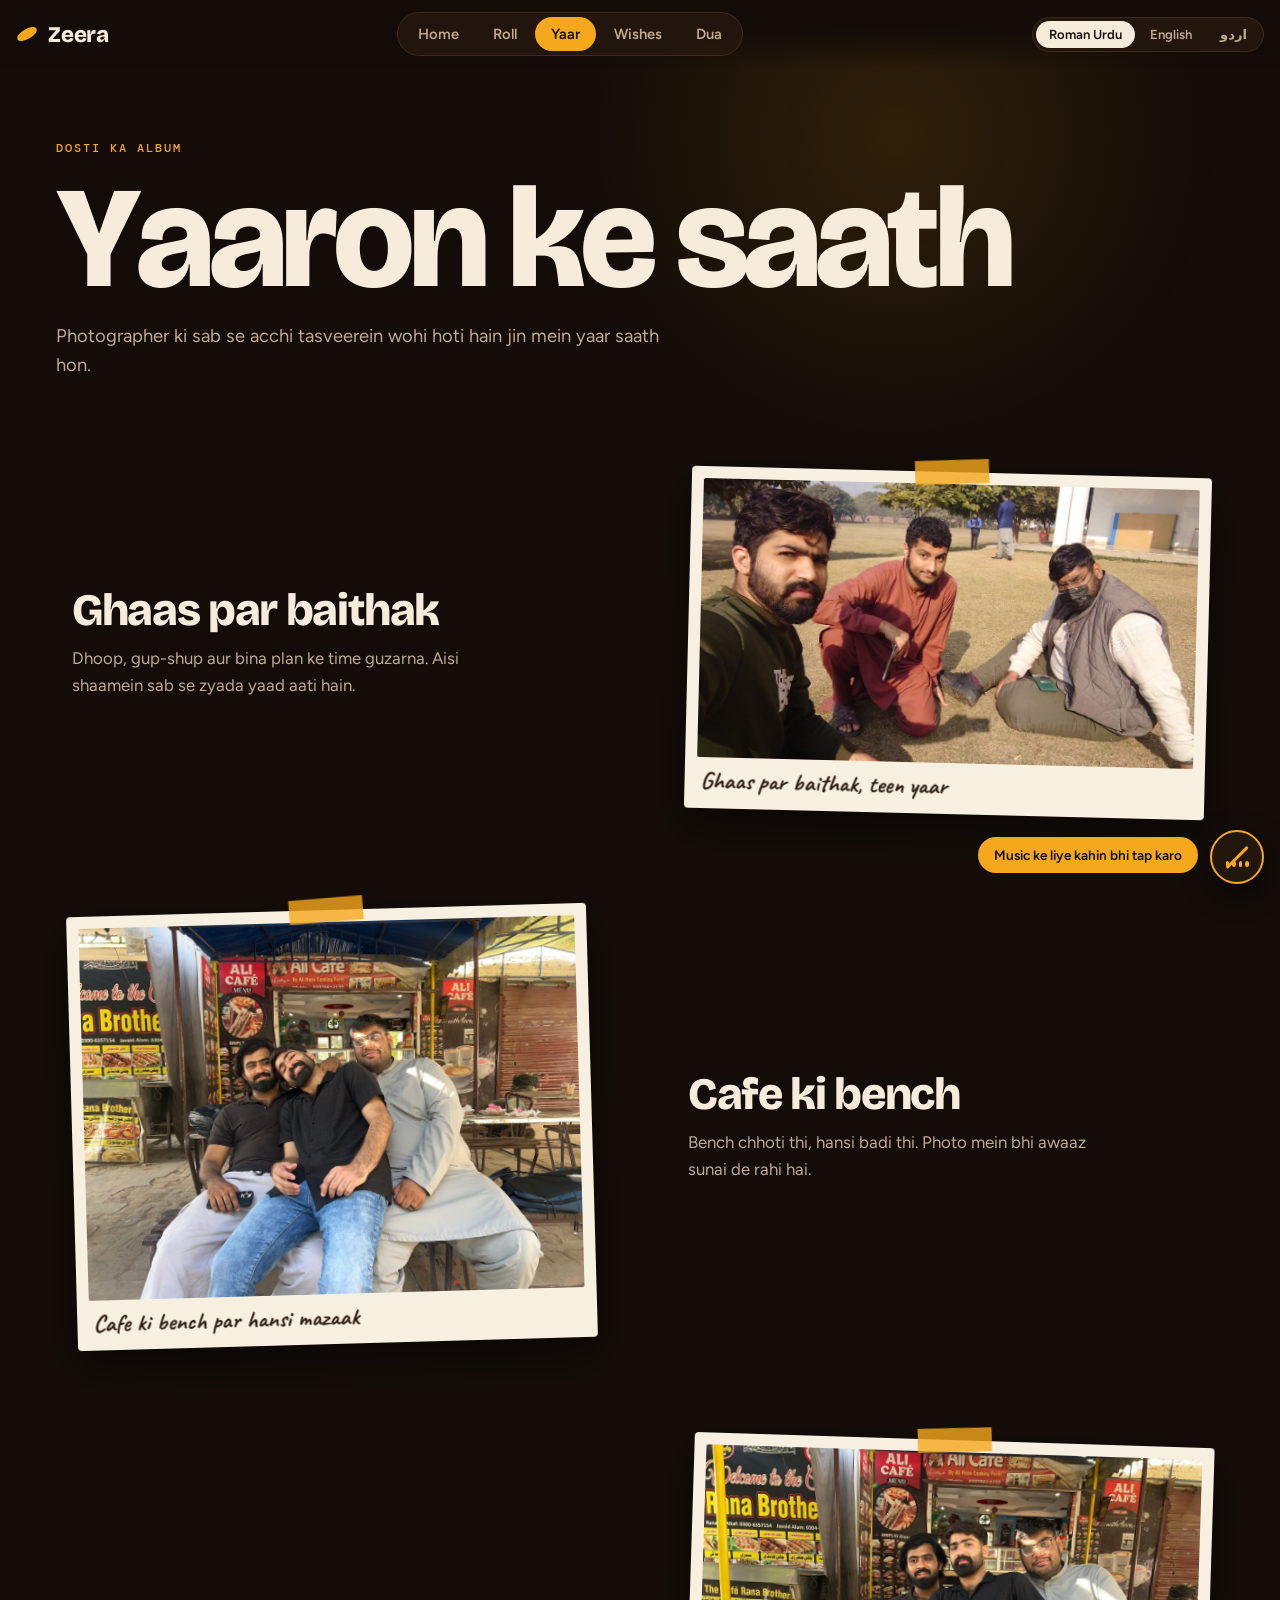
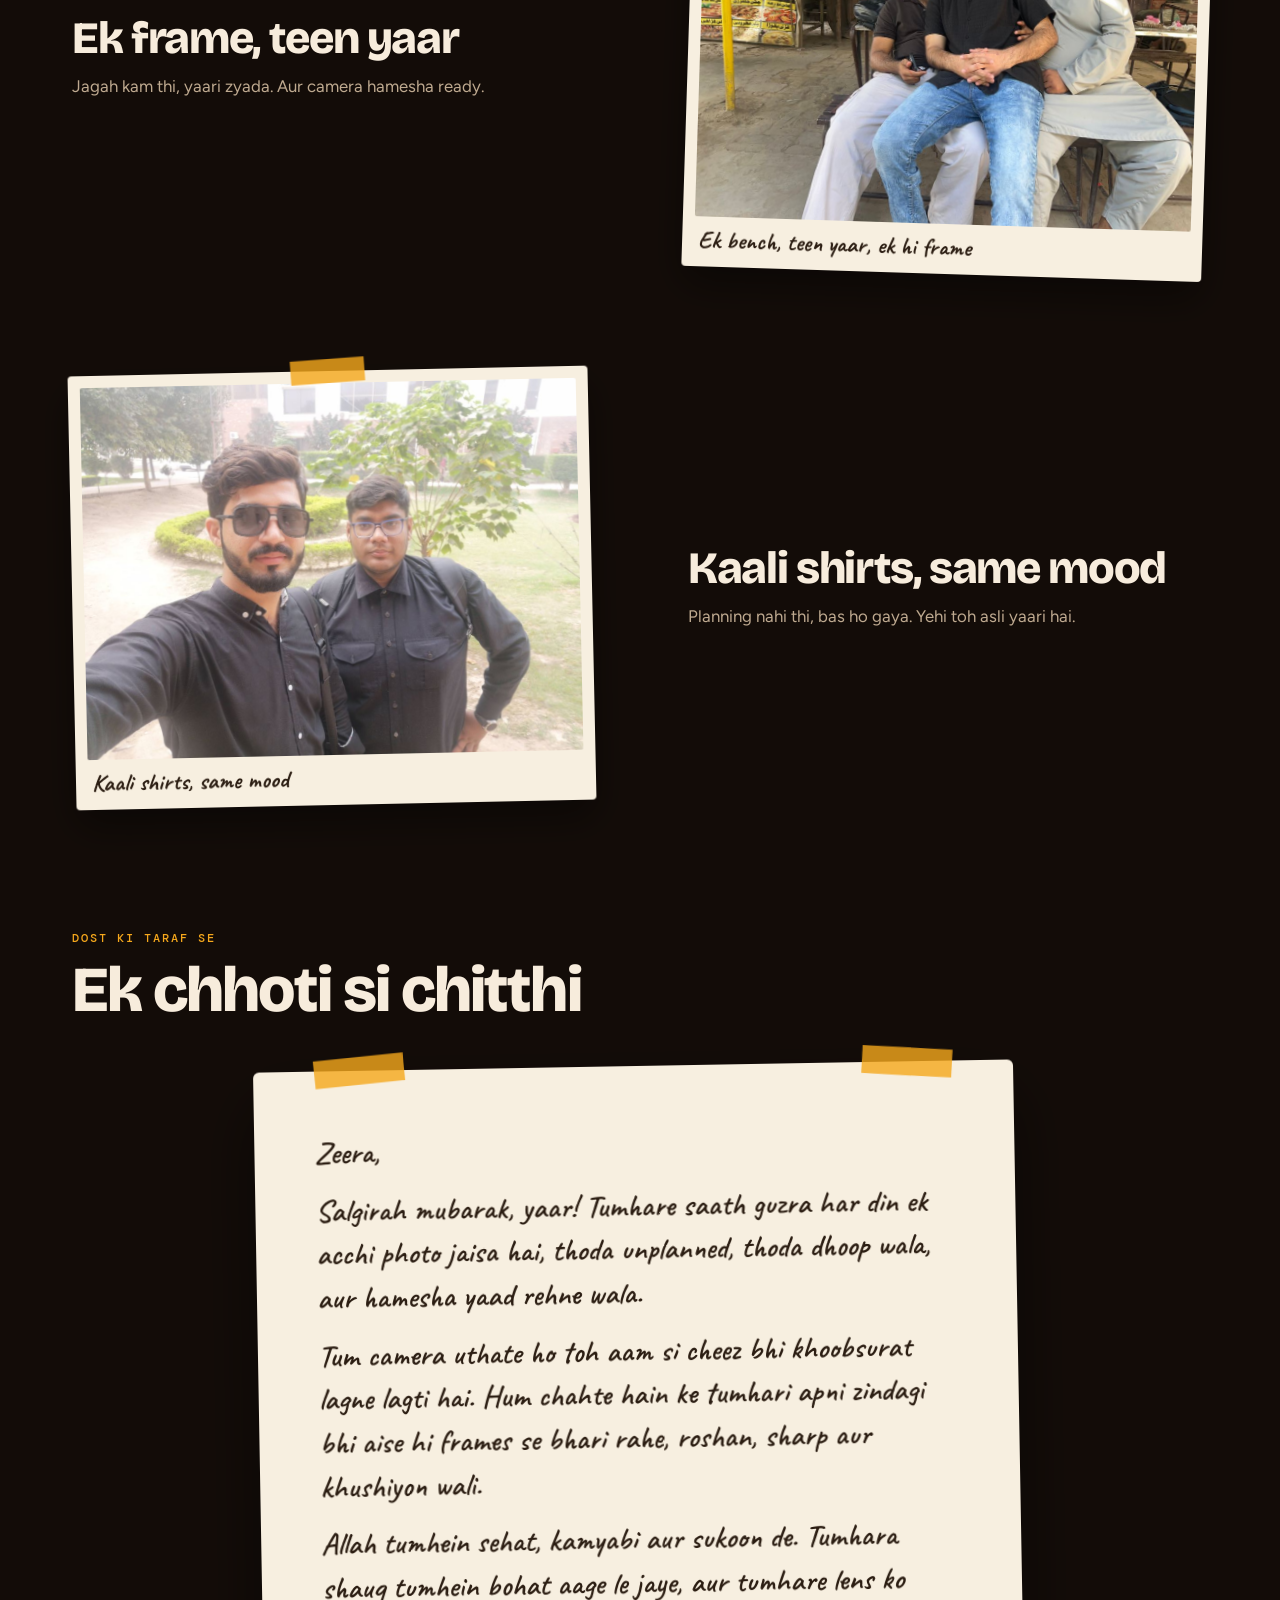
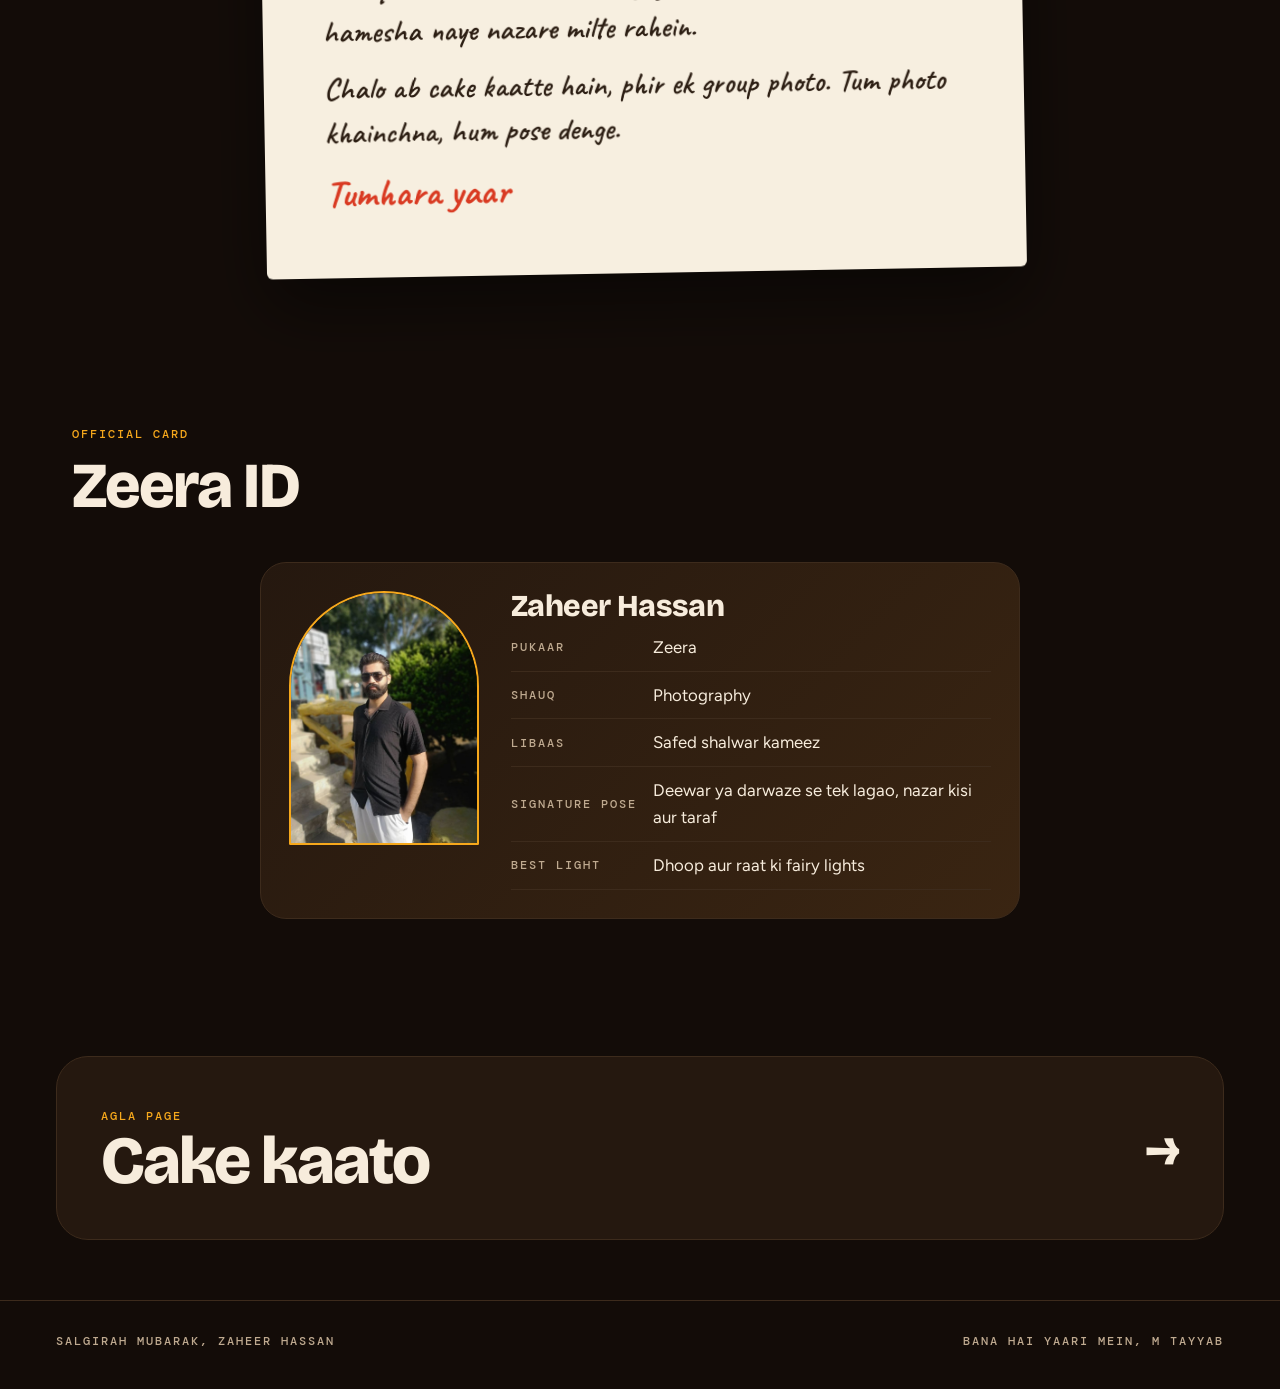
<file: yaar.html>
<!doctype html>
<html lang="ur-Latn" dir="ltr">
<head>
<meta charset="utf-8">
<meta name="viewport" content="width=device-width, initial-scale=1, viewport-fit=cover">
<title>With Friends | Zeera Birthday</title>
<link rel="stylesheet" href="https://fonts.googleapis.com/css2?family=Amiri:wght@400;700&family=Bricolage+Grotesque:wght@500;700;800&family=Caveat:wght@500;700&family=DM+Mono:wght@400;500&family=Figtree:wght@400;500;700&family=Noto+Nastaliq+Urdu:wght@400;500;700&display=swap">
<link rel="stylesheet" href="style.css">
</head>
<body>
<div class="page"><div class="glow" aria-hidden="true"></div><div class="curtain" aria-hidden="true"><i class="bar b1" style="--k:0"></i><i class="bar b2" style="--k:1"></i><i class="bar b3" style="--k:2"></i><i class="bar b4" style="--k:3"></i></div><header class="nav"><a class="brand" href="index.html"><i class="seed"></i><span data-i18n="brand">Zeera</span></a><nav class="links" aria-label="Pages"><a href="index.html" data-i18n="n.home">Home</a><a href="gallery.html" data-i18n="n.roll">Roll</a><a href="yaar.html" aria-current="page" data-i18n="n.yaar">Yaar</a><a href="wishes.html" data-i18n="n.wishes">Wishes</a><a href="dua.html" data-i18n="n.dua">Dua</a></nav><div class="lang" role="group" aria-label="Language"><button type="button" data-lang="rm" aria-pressed="true">Roman Urdu</button><button type="button" data-lang="en" aria-pressed="false">English</button><button type="button" data-lang="ur" lang="ur" aria-pressed="false">اردو</button></div></header><button class="music" id="music" type="button" aria-pressed="false" data-i18n-aria="m.on" aria-label="Music chalao"><span class="eq" aria-hidden="true"><i></i><i></i><i></i><i></i></span></button><span class="music-hint" id="musicHint" hidden data-i18n="m.hint">Music ke liye kahin bhi tap karo</span>
<main>
<div class="in">
  <div class="phead">
    <span class="mono kicker fu" data-i18n="y.kicker" style="--d:0">Dosti ka album</span><h1 class="title" data-i18n="y.title" data-split>Yaaron ke saath</h1><p class="lede fu" data-i18n="y.lede" style="--d:400">Photographer ki sab se acchi tasveerein wohi hoti hain jin mein yaar saath hon.</p>
  </div>
  <div class="scrap"><figure class="scrap-ph polaroid rv" style="--r:1.4deg"><img src="images/lawn.jpg" alt="Three friends sitting together on a dry lawn" decoding="async"><figcaption data-i18n="cap.lawn">Ghaas par baithak, teen yaar</figcaption></figure><div class="scrap-tx rv"><h3 data-i18n="y.s1t">Ghaas par baithak</h3><p data-i18n="y.s1p">Dhoop, gup-shup aur bina plan ke time guzarna. Aisi shaamein sab se zyada yaad aati hain.</p></div></div><div class="scrap"><figure class="scrap-ph polaroid rv" style="--r:-1.6deg"><img src="images/bench1.jpg" alt="Three friends laughing together on a cafe bench" decoding="async"><figcaption data-i18n="cap.bench1">Cafe ki bench par hansi mazaak</figcaption></figure><div class="scrap-tx rv"><h3 data-i18n="y.s2t">Cafe ki bench</h3><p data-i18n="y.s2p">Bench chhoti thi, hansi badi thi. Photo mein bhi awaaz sunai de rahi hai.</p></div></div><div class="scrap"><figure class="scrap-ph polaroid rv" style="--r:1.8deg"><img src="images/bench2.jpg" alt="Three friends posing together on a cafe bench" decoding="async"><figcaption data-i18n="cap.bench2">Ek bench, teen yaar, ek hi frame</figcaption></figure><div class="scrap-tx rv"><h3 data-i18n="y.s3t">Ek frame, teen yaar</h3><p data-i18n="y.s3p">Jagah kam thi, yaari zyada. Aur camera hamesha ready.</p></div></div><div class="scrap"><figure class="scrap-ph polaroid rv" style="--r:-1.2deg"><img src="images/twoblack.jpg" alt="Two friends in black shirts taking a selfie in a garden" decoding="async"><figcaption data-i18n="cap.twoblack">Kaali shirts, same mood</figcaption></figure><div class="scrap-tx rv"><h3 data-i18n="y.s4t">Kaali shirts, same mood</h3><p data-i18n="y.s4p">Planning nahi thi, bas ho gaya. Yehi toh asli yaari hai.</p></div></div>
</div>

<section class="sec"><div class="in">
  <div class="sec-head"><span class="mono kicker rv" data-i18n="y.lk">Dost ki taraf se</span><h2 class="h2 rv" data-i18n="y.lh">Ek chhoti si chitthi</h2></div>
  <div class="paper rv">
    <p data-i18n="y.l1">Zeera,</p><p data-i18n="y.l2">Salgirah mubarak, yaar! Tumhare saath guzra har din ek acchi photo jaisa hai, thoda unplanned, thoda dhoop wala, aur hamesha yaad rehne wala.</p><p data-i18n="y.l3">Tum camera uthate ho toh aam si cheez bhi khoobsurat lagne lagti hai. Hum chahte hain ke tumhari apni zindagi bhi aise hi frames se bhari rahe, roshan, sharp aur khushiyon wali.</p><p data-i18n="y.l4">Allah tumhein sehat, kamyabi aur sukoon de. Tumhara shauq tumhein bohat aage le jaye, aur tumhare lens ko hamesha naye nazare milte rahein.</p><p data-i18n="y.l5">Chalo ab cake kaatte hain, phir ek group photo. Tum photo khainchna, hum pose denge.</p><p class="sign" data-i18n="y.sign">Tumhara yaar</p>
  </div>
</div></section>

<section class="sec"><div class="in">
  <div class="sec-head"><span class="mono kicker rv" data-i18n="y.ik">Official card</span><h2 class="h2 rv" data-i18n="y.ih">Zeera ID</h2></div>
  <div class="idc rv">
    <div class="id-ph"><img src="images/shades.jpg" alt="Zaheer in aviator sunglasses" decoding="async"></div>
    <div>
      <h3 data-i18n="y.iname">Zaheer Hassan</h3>
      <dl><div><dt class="mono" data-i18n="y.i1l">Pukaar</dt><dd data-i18n="y.i1v">Zeera</dd></div><div><dt class="mono" data-i18n="y.i2l">Shauq</dt><dd data-i18n="y.i2v">Photography</dd></div><div><dt class="mono" data-i18n="y.i3l">Libaas</dt><dd data-i18n="y.i3v">Safed Jeans Black shirt</dd></div><div><dt class="mono" data-i18n="y.i4l">Signature pose</dt><dd data-i18n="y.i4v">Deewar ya darwaze se tek lagao, nazar kisi aur taraf</dd></div><div><dt class="mono" data-i18n="y.i5l">Best light</dt><dd data-i18n="y.i5v">Dhoop aur raat ki fairy lights</dd></div></dl>
    </div>
  </div>
</div></section>
<div class="in"><a class="next rv" href="wishes.html"><span><span class="mono" data-i18n="next.label">Agla page</span><b data-i18n="w.title">Cake kaato</b></span><i aria-hidden="true">&rarr;</i></a></div>
</main>
<footer class="foot"><div class="in mono"><span data-i18n="foot.l">Salgirah mubarak, Zaheer Hassan</span><span data-i18n="foot.r">Bana hai yaari mein, M Tayyab</span></div></footer></div>
<script src="i18n.js"></script>
<script src="script.js"></script>
</body>
</html>
</file>
<file: style.css>
/* Zeera birthday site. Concept: a spice-market night (Zeera means cumin).
   Espresso ground, turmeric and chili accents, mehraab arch frames, polaroid prints. */
:root{
  --ink:#130c08; --card:#25180f; --line:#3d2b1c;
  --text:#f7ecdc; --muted:#bfaa90;
  --turmeric:#f6a81c; --chili:#d93a22; --cardamom:#5fae7e; --paper:#f7efe0; --paper-ink:#2b1d12;
  --display:"Bricolage Grotesque","Arial Black",system-ui,sans-serif;
  --body:"Figtree",system-ui,-apple-system,"Segoe UI",sans-serif;
  --hand:"Caveat","Segoe Script","Bradley Hand",cursive;
  --mono:"DM Mono",ui-monospace,Menlo,Consolas,monospace;
  --ease:cubic-bezier(.2,.8,.2,1);
  color-scheme:dark;
}
*,*::before,*::after{box-sizing:border-box}
html{background:var(--ink);scroll-behavior:smooth}
body{margin:0;background:var(--ink);color:var(--text);font:400 1.05rem/1.6 var(--body);overflow-x:clip;-webkit-font-smoothing:antialiased}
[hidden]{display:none!important}
img{display:block;max-width:100%;height:auto}
a{color:inherit;text-decoration:none}
h1,h2,h3,p{margin:0}
button{font:inherit;color:inherit}
:focus-visible{outline:3px solid var(--turmeric);outline-offset:3px;border-radius:6px}
::selection{background:var(--turmeric);color:var(--ink)}

.page{position:relative}
.in{width:100%;max-width:1200px;margin-inline:auto;padding-left:max(16px,env(safe-area-inset-left,0px));padding-right:max(16px,env(safe-area-inset-right,0px))}
.glow{position:fixed;inset:0;z-index:0;pointer-events:none;background:radial-gradient(520px circle at var(--mx,70%) var(--my,15%),rgba(246,168,28,.13),transparent 62%)}
main,.nav,.foot{position:relative;z-index:1}
.mono{font:500 .78rem var(--mono);letter-spacing:.16em;text-transform:uppercase}
.kicker{color:var(--turmeric)}

/* page curtain */
.curtain{position:fixed;inset:0;z-index:200;display:flex;pointer-events:none}
.curtain .bar{flex:1;height:100%;transform-origin:50% 0;animation:cOut .75s cubic-bezier(.7,0,.2,1) both;animation-delay:calc(var(--k)*70ms)}
.bar.b1{background:var(--turmeric)}.bar.b2{background:var(--chili)}.bar.b3{background:var(--card)}.bar.b4{background:var(--turmeric)}
.curtain.leaving{pointer-events:auto}
.curtain.leaving .bar{transform-origin:50% 100%;animation:cIn .45s cubic-bezier(.7,0,.2,1) both;animation-delay:calc(var(--k)*60ms)}
@keyframes cOut{from{transform:scaleY(1)}to{transform:scaleY(0)}}
@keyframes cIn{from{transform:scaleY(0)}to{transform:scaleY(1)}}

/* nav */
.nav{position:fixed;top:0;left:0;right:0;z-index:40;display:flex;justify-content:space-between;align-items:center;gap:12px;
  padding:calc(12px + env(safe-area-inset-top,0px)) max(16px,env(safe-area-inset-right,0px)) 12px max(16px,env(safe-area-inset-left,0px));
  background:linear-gradient(var(--ink) 40%,rgba(19,12,8,0))}
.brand{display:inline-flex;align-items:center;gap:10px;font:800 1.4rem var(--display);letter-spacing:-.01em}
.brand .seed{width:22px;height:10px;border-radius:50%;background:var(--turmeric);rotate:-30deg;display:block;transition:rotate .5s var(--ease)}
.brand:hover .seed{rotate:150deg}
.links{display:flex;gap:2px;padding:4px;border-radius:999px;background:rgba(37,24,15,.85);border:1px solid var(--line);backdrop-filter:blur(10px)}
.links a{padding:8px 16px;border-radius:999px;font:600 .92rem var(--body);color:var(--muted);transition:background .25s,color .25s}
.links a:hover{color:var(--text)}
.links a[aria-current="page"]{background:var(--turmeric);color:var(--ink)}
main{padding-top:92px}

/* split letters */
.l{display:inline-block;animation:drop 1s cubic-bezier(.3,1.5,.5,1) both;animation-delay:calc(.45s + var(--i)*.07s)}
.w{display:inline-block;white-space:nowrap}
.l:hover{animation:jump .5s var(--ease)}
@keyframes drop{0%{opacity:0;translate:0 -110%;rotate:-16deg}100%{opacity:1;translate:0 0;rotate:0deg}}
@keyframes jump{0%,100%{translate:0 0}40%{translate:0 -14%;rotate:-4deg}}
.fu{animation:fu .9s var(--ease) both;animation-delay:calc(var(--d,0)*1ms + 650ms)}
@keyframes fu{from{opacity:0;translate:0 26px}to{opacity:1;translate:0 0}}

/* scroll reveal (only active once script.js has run) */
.js-on .rv{opacity:0;translate:0 44px;transition:opacity .8s var(--ease) calc(var(--i,0)*80ms),translate .9s var(--ease) calc(var(--i,0)*80ms),scale .35s var(--ease),rotate .35s var(--ease),box-shadow .35s}
.js-on .rv.in{opacity:1;translate:0 0}

/* buttons */
.btn{display:inline-flex;align-items:center;gap:12px;padding:14px 26px;border-radius:999px;border:2px solid var(--turmeric);font:700 1rem var(--body);cursor:pointer;
  transition:background .25s,color .25s,border-color .25s,translate .3s var(--ease)}
.btn.pri{background:var(--turmeric);color:var(--ink)}
.btn.pri:hover{background:var(--text);border-color:var(--text)}
.btn.sec{background:transparent;color:var(--turmeric)}
.btn.sec:hover{background:var(--turmeric);color:var(--ink)}
.btn .arr{display:inline-block;transition:translate .25s var(--ease)}
.btn:hover .arr{translate:6px 0}
.btn:active{scale:.96}
.row{display:flex;flex-wrap:wrap;gap:14px}

/* hero */
.hero{position:relative;overflow:hidden;padding-block:clamp(16px,4vw,48px) clamp(48px,8vw,100px)}
#seeds{position:absolute;inset:0;width:100%;height:100%;pointer-events:none;z-index:0}
.hero-grid{position:relative;z-index:1;display:grid;grid-template-columns:minmax(0,1.2fr) minmax(0,.8fr);gap:clamp(28px,4vw,64px);align-items:center}
.hero-text{container-type:inline-size;display:flex;flex-direction:column;gap:22px;min-width:0}
.pre{display:block;color:var(--turmeric);font:500 clamp(.85rem,2.4vw,1.2rem) var(--mono);letter-spacing:.3em;text-transform:uppercase}
.big{display:block;font:800 clamp(4rem,16vw,10rem)/.86 var(--display);font-size:min(30cqw,12.5rem);letter-spacing:-.04em;margin-top:10px}
.lede{max-width:46ch;font-size:1.15rem;color:var(--text)}
.lede b{color:var(--turmeric);font-weight:700}

.arch-wrap{position:relative;width:100%;max-width:460px;justify-self:center}
.tilt{transition:transform .25s ease-out;will-change:transform}
.arch{position:relative;aspect-ratio:3/4;overflow:hidden;border:3px solid var(--turmeric);border-radius:999px 999px 26px 26px;background:var(--card);
  box-shadow:0 40px 90px rgba(0,0,0,.55);animation:archIn 1.2s var(--ease) .35s both}
.arch img{width:100%;height:100%;object-fit:cover;animation:zoomOut 2s var(--ease) .35s both}
@keyframes archIn{from{clip-path:inset(100% 0 0 0 round 999px 999px 26px 26px)}to{clip-path:inset(0 0 0 0 round 999px 999px 26px 26px)}}
@keyframes zoomOut{from{scale:1.3}to{scale:1}}
.badge{position:absolute;left:-7%;bottom:7%;width:34%;aspect-ratio:1;animation:fu 1s var(--ease) 1.2s both}
.badge .ring{width:100%;height:100%;animation:spin 16s linear infinite}
.badge .z{position:absolute;inset:0;display:grid;place-items:center;font:800 2.1rem var(--display);color:var(--turmeric)}
@keyframes spin{to{rotate:360deg}}

/* marquee tapes */
.tapes{position:relative;padding-block:clamp(28px,5vw,60px);overflow:hidden}
.tape{width:112%;margin-left:-6%;overflow:hidden;border-block:2px solid var(--ink)}
.tape.t1{background:var(--turmeric);color:var(--ink);rotate:-2.2deg}
.tape.t2{background:var(--chili);color:var(--text);rotate:1.6deg;margin-top:-34px}
.track{display:flex;width:max-content;animation:marq 32s linear infinite}
.tape.t2 .track{animation-direction:reverse;animation-duration:38s}
.track span{padding:.45em 1.1em;white-space:nowrap;font:800 clamp(1.3rem,4vw,2.5rem) var(--display)}
@keyframes marq{to{translate:-50% 0}}

/* statement */
.statement{padding-block:clamp(40px,8vw,110px)}
.wfill{font:700 clamp(1.9rem,5.4vw,4rem)/1.12 var(--display);letter-spacing:-.02em;max-width:22em;text-wrap:balance}
.wfill .wd{color:rgba(247,236,220,.18);transition:color .35s}
.wfill .wd.on{color:var(--text)}
.wfill .wd.hot.on{color:var(--turmeric)}

/* tour cards */
.sec{padding-block:clamp(36px,6vw,80px)}
.h2{font:800 clamp(2.2rem,6vw,4rem)/1 var(--display);letter-spacing:-.03em}
.sec-head{display:flex;flex-direction:column;gap:12px;margin-bottom:clamp(24px,4vw,44px)}
.tgrid{display:grid;grid-template-columns:repeat(auto-fit,minmax(min(100%,300px),1fr));gap:20px}
.tcard{position:relative;display:flex;flex-direction:column;justify-content:flex-end;gap:6px;min-height:400px;padding:26px;border-radius:30px;background:var(--card);border:1px solid var(--line);overflow:hidden;isolation:isolate;transition:border-color .3s,translate .5s var(--ease)}
.tcard:hover{translate:0 -8px;border-color:var(--turmeric)}
.tcard h3{font:800 2.1rem/1 var(--display);letter-spacing:-.02em}
.tcard p{color:var(--muted)}
.tcard .go{margin-top:10px;color:var(--turmeric);font:700 .95rem var(--body)}
.stack{position:absolute;top:24px;left:24px;right:24px;height:220px;z-index:-1}
.stack img{position:absolute;width:44%;aspect-ratio:3/4;object-fit:cover;border:6px solid var(--paper);border-radius:3px;box-shadow:0 14px 30px rgba(0,0,0,.45);transition:rotate .6s var(--ease),translate .6s var(--ease)}
.stack img:nth-child(1){left:4%;top:0;rotate:-8deg}
.stack img:nth-child(2){left:30%;top:16px;rotate:4deg}
.stack img:nth-child(3){right:2%;top:2px;rotate:11deg}
.tcard:hover .stack img:nth-child(1){rotate:-15deg;translate:-14px -6px}
.tcard:hover .stack img:nth-child(2){rotate:0deg;translate:0 -12px}
.tcard:hover .stack img:nth-child(3){rotate:18deg;translate:14px 0}
.flamebig{position:absolute;top:18px;left:50%;translate:-50% 0;width:150px;z-index:-1}

/* flame (shared) */
.flame{transform-box:fill-box;transform-origin:50% 100%;animation:flick .6s ease-in-out infinite;animation-delay:calc(var(--k,0)*-.13s);transition:opacity .35s,scale .35s}
@keyframes flick{0%,100%{transform:scale(1,1) rotate(-2deg)}50%{transform:scale(.9,1.1) rotate(2deg)}}

/* page header (inner pages) */
.phead{padding-block:clamp(16px,4vw,48px) clamp(24px,4vw,44px);display:flex;flex-direction:column;gap:18px}
.title{font:800 clamp(3.2rem,13vw,9rem)/.9 var(--display);letter-spacing:-.04em}
.title em{font-style:normal;color:var(--turmeric)}
.phead .lede{max-width:52ch;color:var(--muted)}

/* gallery */
.chips{display:flex;flex-wrap:wrap;gap:10px;margin-bottom:clamp(24px,4vw,40px)}
.chip{padding:10px 20px;border-radius:999px;border:2px solid var(--line);background:transparent;cursor:pointer;font:600 .95rem var(--body);color:var(--muted);transition:background .25s,color .25s,border-color .25s,scale .2s}
.chip:hover{border-color:var(--turmeric);color:var(--text)}
.chip[aria-pressed="true"]{background:var(--turmeric);border-color:var(--turmeric);color:var(--ink)}
.chip:active{scale:.95}
.chip small{font:500 .75rem var(--mono);opacity:.7;margin-left:6px}
.roll{column-width:260px;column-gap:26px}
.polaroid{position:relative;display:block;break-inside:avoid;margin:0 0 30px;padding:12px 12px 6px;background:var(--paper);color:var(--paper-ink);border-radius:4px;rotate:var(--r,0deg);box-shadow:0 18px 40px rgba(0,0,0,.45);cursor:zoom-in}
.polaroid::before{content:"";position:absolute;top:-12px;left:50%;width:74px;height:24px;margin-left:-37px;background:rgba(246,168,28,.8);rotate:-3deg}
.polaroid:hover{scale:1.045;rotate:0deg;z-index:3;box-shadow:0 30px 60px rgba(0,0,0,.6)}
.polaroid .open{display:block;width:100%;padding:0;border:0;background:none;cursor:zoom-in}
.polaroid img{width:100%;height:auto;border-radius:2px;background:var(--card)}
.polaroid figcaption{font:700 1.5rem/1.1 var(--hand);padding:10px 4px 8px;color:var(--paper-ink)}
.polaroid.pop{animation:pop .55s var(--ease) both}
@keyframes pop{from{opacity:0;scale:.9}to{opacity:1;scale:1}}

/* lightbox */
.lb{position:fixed;inset:0;z-index:150;display:grid;grid-template-rows:minmax(0,1fr) auto;gap:14px;
  padding:max(64px,calc(env(safe-area-inset-top,0px) + 56px)) max(16px,env(safe-area-inset-right,0px)) max(16px,env(safe-area-inset-bottom,0px)) max(16px,env(safe-area-inset-left,0px));
  background:rgba(10,6,4,.95);backdrop-filter:blur(10px);opacity:0;visibility:hidden;transition:opacity .3s,visibility .3s}
.lb.open{opacity:1;visibility:visible}
.lb-x{position:absolute;z-index:3;top:max(14px,env(safe-area-inset-top,0px));right:max(14px,env(safe-area-inset-right,0px));width:48px;height:48px;border-radius:50%;border:2px solid var(--turmeric);background:var(--turmeric);color:var(--ink);cursor:pointer;display:grid;place-items:center;transition:rotate .3s var(--ease),scale .2s}
.lb-x:hover{rotate:90deg;scale:1.08}
.lb-stage{display:flex;align-items:center;justify-content:center;min-height:0;min-width:0}
.lb-stage img{max-width:100%;max-height:100%;object-fit:contain;border:10px solid var(--paper);border-radius:4px;box-shadow:0 30px 80px rgba(0,0,0,.6);scale:.94;transition:scale .4s var(--ease),opacity .25s}
.lb.open .lb-stage img{scale:1}
.lb-stage img.swap{opacity:0}
.lb-bar{display:flex;align-items:center;justify-content:space-between;gap:16px}
.lb-bar p{flex:1;text-align:center;font:700 1.6rem/1.1 var(--hand);min-width:0}
.lb-nav{width:48px;height:48px;border-radius:50%;border:2px solid var(--line);background:var(--card);cursor:pointer;display:grid;place-items:center;flex:none;transition:border-color .2s,background .2s}
.lb-nav:hover{border-color:var(--turmeric);background:var(--line)}
.lb-count{position:absolute;top:max(26px,calc(env(safe-area-inset-top,0px) + 12px));left:max(16px,env(safe-area-inset-left,0px));color:var(--muted)}
body.lb-open{overflow:hidden}

/* yaar page */
.scrap{display:grid;grid-template-columns:minmax(0,1fr) minmax(0,1fr);gap:clamp(24px,5vw,72px);align-items:center;padding-block:clamp(20px,4vw,48px)}
.scrap:nth-of-type(even) .scrap-ph{order:2}
.scrap-ph{max-width:520px;width:100%;justify-self:center}
.scrap-ph.polaroid{margin:0}
.scrap-tx{display:flex;flex-direction:column;gap:12px}
.scrap-tx h3{font:800 clamp(1.8rem,4vw,2.8rem)/1 var(--display);letter-spacing:-.03em}
.scrap-tx p{color:var(--muted);max-width:40ch}
.paper{position:relative;max-width:760px;margin-inline:auto;padding:clamp(26px,5vw,60px);background:var(--paper);color:var(--paper-ink);border-radius:6px;rotate:-1deg;box-shadow:0 30px 70px rgba(0,0,0,.5);
  font:600 clamp(1.45rem,3.2vw,1.95rem)/1.4 var(--hand);display:flex;flex-direction:column;gap:14px}
.paper::before,.paper::after{content:"";position:absolute;top:-14px;width:90px;height:28px;background:rgba(246,168,28,.8)}
.paper::before{left:8%;rotate:-5deg}.paper::after{right:8%;rotate:4deg}
.paper .sign{font:700 2.4rem var(--hand);color:var(--chili)}
.idc{position:relative;overflow:hidden;display:grid;grid-template-columns:minmax(0,190px) minmax(0,1fr);gap:clamp(18px,3vw,32px);max-width:760px;padding:clamp(18px,3vw,28px);border-radius:26px;background:linear-gradient(135deg,var(--card),#3a2512);border:1px solid var(--line)}
.idc::after{content:"";position:absolute;inset:0;background:linear-gradient(110deg,transparent 35%,rgba(246,168,28,.2) 50%,transparent 65%);translate:-110% 0;animation:shine 4.5s ease-in-out infinite;pointer-events:none}
@keyframes shine{0%,55%{translate:-110% 0}100%{translate:110% 0}}
.idc .id-ph{aspect-ratio:3/4;border-radius:999px 999px 14px 14px;overflow:hidden;border:2px solid var(--turmeric)}
.idc .id-ph img{width:100%;height:100%;object-fit:cover}
.idc h3{font:800 1.9rem/1 var(--display);letter-spacing:-.02em;margin-bottom:12px}
.idc dl{margin:0;display:grid;gap:10px}
.idc dl div{display:grid;grid-template-columns:minmax(0,130px) minmax(0,1fr);gap:12px;padding-bottom:10px;border-bottom:1px solid var(--line)}
.idc dt{color:var(--muted);align-self:center}
.idc dd{margin:0}

/* wishes page */
.cakegrid{display:grid;grid-template-columns:minmax(0,1fr) minmax(0,1fr);gap:clamp(24px,5vw,64px);align-items:center;padding-block:clamp(16px,4vw,48px) clamp(40px,6vw,80px)}
.cakegrid .txt{display:flex;flex-direction:column;gap:22px;min-width:0}
.msg{min-height:3.4em;font:700 clamp(1.5rem,3.4vw,2.3rem)/1.15 var(--display);letter-spacing:-.02em;color:var(--turmeric)}
.msg.pop{animation:msgPop .7s cubic-bezier(.3,1.6,.5,1) both}
@keyframes msgPop{from{opacity:0;scale:.7}to{opacity:1;scale:1}}
.cake{width:100%;max-width:520px;justify-self:center;animation:bob 4.5s ease-in-out infinite;cursor:pointer;overflow:visible}
@keyframes bob{0%,100%{translate:0 0}50%{translate:0 -10px}}
.cake .smoke{opacity:0;stroke-dasharray:60;stroke-dashoffset:60}
.cake.out .flame{opacity:0;scale:.1;animation-play-state:paused}
.cake.out .smoke{animation:smoke 2.2s ease-out forwards;animation-delay:calc(var(--k)*90ms)}
@keyframes smoke{0%{opacity:.8;stroke-dashoffset:60;translate:0 0}100%{opacity:0;stroke-dashoffset:0;translate:0 -34px}}
.wgrid{display:grid;grid-template-columns:repeat(auto-fit,minmax(min(100%,250px),1fr));gap:18px}
.wcard{display:flex;align-items:flex-end;min-height:180px;padding:24px;border-radius:24px;font:700 1.2rem/1.35 var(--body);transition:translate .4s var(--ease),rotate .4s var(--ease),box-shadow .4s}
.wcard:nth-child(3n+1){background:var(--turmeric);color:var(--ink)}
.wcard:nth-child(3n+2){background:var(--chili);color:#fff}
.wcard:nth-child(3n){background:var(--card);border:1px solid var(--line)}
.wcard:hover{translate:0 -8px;rotate:-1.4deg;box-shadow:0 20px 40px rgba(0,0,0,.4)}
#confetti{position:fixed;inset:0;width:100%;height:100%;z-index:90;pointer-events:none}

/* next + footer */
.next{position:relative;display:flex;align-items:center;justify-content:space-between;gap:20px;margin-block:clamp(28px,5vw,60px);padding:clamp(24px,4vw,44px);border-radius:32px;background:var(--card);border:1px solid var(--line);overflow:hidden;isolation:isolate}
.next::before{content:"";position:absolute;inset:0;background:var(--turmeric);translate:-101% 0;transition:translate .55s var(--ease);z-index:-1}
.next:hover::before{translate:0 0}
.next:hover{color:var(--ink);border-color:var(--turmeric)}
.next:hover .mono{color:var(--ink)}
.next .mono{color:var(--turmeric);transition:color .3s}
.next b{display:block;font:800 clamp(2rem,6vw,4.2rem)/1 var(--display);letter-spacing:-.03em}
.next i{font:normal 800 clamp(2rem,5vw,3.4rem) var(--display);transition:translate .4s var(--ease)}
.next:hover i{translate:10px 0}
.foot{padding-block:32px 40px;border-top:1px solid var(--line);color:var(--muted)}
.foot .in{display:flex;flex-wrap:wrap;justify-content:space-between;gap:10px 24px}

@media (max-width:820px){
  .hero-grid,.cakegrid,.scrap{grid-template-columns:minmax(0,1fr)}
  .scrap:nth-of-type(even) .scrap-ph{order:0}
  .arch-wrap{max-width:340px}
  .idc{grid-template-columns:minmax(0,1fr)}
  .idc .id-ph{max-width:200px}
}
@media (max-width:600px){
  .brand{font-size:1.15rem}
  .links a{padding:8px 11px;font-size:.84rem}
  .roll{column-width:auto;columns:2;column-gap:14px}
  .polaroid{padding:8px 8px 4px;margin-bottom:22px}
  .polaroid figcaption{font-size:1.15rem}
  .idc dl div{grid-template-columns:minmax(0,1fr);gap:2px}
}
@media (prefers-reduced-motion:reduce){
  *,*::before,*::after{animation-duration:.01ms!important;animation-iteration-count:1!important;transition-duration:.01ms!important;scroll-behavior:auto!important}
  .track,.flame,.cake,.badge .ring,.idc::after{animation:none!important}
  .js-on .rv{opacity:1;translate:0 0}
}

/* ===== v2 overrides: grid gallery, language switch, Urdu (RTL), dua page ===== */

/* gallery: real grid (multi-column broke rotated cards in some browsers) */
.roll{display:grid;columns:auto;column-width:auto;column-gap:26px;grid-template-columns:repeat(auto-fill,minmax(250px,1fr));grid-auto-flow:dense;gap:38px 26px;align-items:start}
.polaroid{margin:0;break-inside:auto}
.polaroid img{aspect-ratio:3/4;object-fit:cover;object-position:50% 25%}
.polaroid[data-kind="yaar"]{grid-column:span 2}
.polaroid[data-kind="yaar"] img{aspect-ratio:auto;object-position:center}
.scrap-ph img{aspect-ratio:auto;object-position:center}

/* nav with language switch */
.nav{flex-wrap:wrap}
.nav .links{margin-inline:auto}
.lang{display:flex;gap:2px;padding:3px;border-radius:999px;border:1px solid var(--line);background:rgba(37,24,15,.85)}
.lang button{padding:6px 13px;border-radius:999px;border:0;background:transparent;color:var(--muted);cursor:pointer;font:600 .82rem var(--body);transition:background .25s,color .25s}
.lang button:hover{color:var(--text)}
.lang button[aria-pressed="true"]{background:var(--text);color:var(--ink)}
@media (max-width:900px){
  .nav{row-gap:8px}
  .brand{order:1}
  .lang{order:2;margin-inline-start:auto}
  .nav .links{order:3;width:100%;margin:0;justify-content:space-between}
  .nav .links a{flex:1;text-align:center;padding:8px 4px;font-size:.88rem}
  main{padding-top:128px}
}
@media (max-width:600px){
  .roll{display:grid;columns:auto;grid-template-columns:repeat(2,minmax(0,1fr));gap:26px 14px}
  .polaroid{margin:0}
}

/* lightbox stays left-to-right so arrows and swipe never flip */
.lb{direction:ltr}
.lb-bar p{unicode-bidi:plaintext}
.tapes{direction:ltr}

/* RTL arrows */
html[dir="rtl"] .btn .arr,html[dir="rtl"] .next i{scale:-1 1}
html[dir="rtl"] .btn:hover .arr{translate:-6px 0}
html[dir="rtl"] .next:hover i{translate:-10px 0}
html[dir="rtl"] .next::before{translate:101% 0}
html[dir="rtl"] .next:hover::before{translate:0 0}

/* Urdu typography (Nastaliq needs open line-height and no letter-spacing) */
html[data-lang="ur"]{--display:"Noto Nastaliq Urdu","Jameel Noori Nastaleeq","Noto Naskh Arabic",serif;--body:"Noto Nastaliq Urdu","Jameel Noori Nastaleeq","Noto Naskh Arabic",serif;--hand:"Noto Nastaliq Urdu","Jameel Noori Nastaleeq",serif;--mono:"Noto Nastaliq Urdu","Jameel Noori Nastaleeq",serif}
html[data-lang="ur"] *{letter-spacing:0!important}
html[data-lang="ur"] .mono,html[data-lang="ur"] .pre{text-transform:none}
html[data-lang="ur"] body{font-size:1.1rem;line-height:2.1}
html[data-lang="ur"] .mono{font-size:.95rem}
html[data-lang="ur"] .big{line-height:1.55;font-size:min(26cqw,10rem)}
html[data-lang="ur"] .title{line-height:1.7;font-size:clamp(2.6rem,10vw,6.5rem)}
html[data-lang="ur"] .h2{line-height:1.8;font-size:clamp(1.9rem,5vw,3.2rem)}
html[data-lang="ur"] .tcard h3,html[data-lang="ur"] .scrap-tx h3,html[data-lang="ur"] .idc h3{line-height:1.8;font-size:1.7rem}
html[data-lang="ur"] .next b{line-height:1.7;font-size:clamp(1.8rem,5vw,3.2rem)}
html[data-lang="ur"] .msg{line-height:1.9;font-size:clamp(1.3rem,3vw,2rem)}
html[data-lang="ur"] .wfill{line-height:1.9;font-size:clamp(1.6rem,4.6vw,3.2rem)}
html[data-lang="ur"] .lede{line-height:2.1;font-size:1.15rem}
html[data-lang="ur"] .wcard{line-height:2;font-size:1.05rem}
html[data-lang="ur"] .paper{line-height:2.2;font-size:clamp(1.2rem,2.6vw,1.5rem)}
html[data-lang="ur"] .paper .sign{line-height:1.8;font-size:1.8rem}
html[data-lang="ur"] .polaroid figcaption{line-height:1.9;font-size:1.05rem}
html[data-lang="ur"] .lb-bar p{line-height:1.9;font-size:1.3rem}
html[data-lang="ur"] .btn,html[data-lang="ur"] .chip{line-height:1.7}
html[data-lang="ur"] .links a{line-height:1.8}
html[data-lang="ur"] .track span{line-height:1.9}
html[data-lang="ur"] .idc dd,html[data-lang="ur"] .idc dt{line-height:1.9}
html[data-lang="ur"] .scrap-tx p,html[data-lang="ur"] .tcard p{line-height:2}
html[data-lang="ur"] .translit{display:none}
html[data-lang="ur"] .lang button[data-lang="ur"]{line-height:1.6}

/* ===== dua page ===== */
.dua-head{display:grid;grid-template-columns:minmax(0,1.3fr) minmax(0,.7fr);gap:clamp(24px,5vw,64px);align-items:center}
.dua-text{display:flex;flex-direction:column;gap:18px;min-width:0}
.dua-head .title{font-size:clamp(2.6rem,8vw,6rem)}
.dua-art{width:100%;max-width:300px;justify-self:center}
.dua-art .halo{transform-box:fill-box;transform-origin:50% 50%;animation:pulse 3.2s ease-in-out infinite}
@keyframes pulse{0%,100%{opacity:.7;scale:1}50%{opacity:1;scale:1.12}}
.light-box{display:flex;flex-direction:column;align-items:flex-start;gap:18px;max-width:760px}
.light-box p{color:var(--muted)}
.diyas{display:flex;flex-wrap:wrap;gap:10px clamp(8px,2.4vw,22px);min-height:80px;width:100%}
.diya{appearance:none;background:none;border:0;padding:0;cursor:pointer;-webkit-tap-highlight-color:transparent;width:clamp(56px,11vw,84px);animation:diyaIn .9s var(--ease) both;transition:filter .9s var(--ease)}
.diya:hover svg{scale:1.06}.diya svg{transition:scale .25s var(--ease)}
.diya:focus-visible{outline:2px solid var(--turmeric);outline-offset:4px;border-radius:12px}
.diya.lit{filter:drop-shadow(0 0 14px rgba(246,168,28,.65))}
.diya.lit svg{animation:ignite .9s cubic-bezier(.3,1.5,.5,1) both}
.diya.off{filter:grayscale(.55) brightness(.5)}
.diya.off .flame{opacity:0;scale:.1;animation-play-state:paused}
@keyframes ignite{from{scale:.82}to{scale:1}}
.diya svg{width:100%;height:auto;overflow:visible}
@keyframes diyaIn{from{opacity:0;translate:0 22px;scale:.4}to{opacity:1;translate:0 0;scale:1}}
.dcount{color:var(--turmeric)}
.dgrid{display:grid;grid-template-columns:repeat(auto-fit,minmax(min(100%,420px),1fr));gap:20px}
.dcard{display:flex;flex-direction:column;gap:14px;padding:clamp(22px,4vw,36px);border-radius:26px;background:var(--card);border:1px solid var(--line)}
.dcard .kicker{color:var(--turmeric)}
.arabic{margin:0;text-align:center;direction:rtl;font:400 clamp(1.7rem,4.2vw,2.4rem)/2 "Amiri","Noto Naskh Arabic","Scheherazade New",serif;color:var(--text)}
.translit{margin:0;font-style:italic;color:var(--muted);font-size:.98rem}
.meaning{margin:0;font-size:1.05rem}
.src{color:var(--muted)}
.closing{display:flex;flex-direction:column;gap:12px;text-align:center;align-items:center;padding-block:clamp(24px,5vw,60px)}
.closing .big2{font:800 clamp(1.8rem,5vw,3.4rem)/1.2 var(--display);letter-spacing:-.02em;max-width:20em;text-wrap:balance}
.closing p{color:var(--muted);max-width:40ch}
html[data-lang="ur"] .closing .big2{line-height:1.9}
html[data-lang="ur"] .light-box p,html[data-lang="ur"] .meaning{line-height:2.1}
@media (max-width:820px){.dua-head{grid-template-columns:minmax(0,1fr)}.dua-art{max-width:200px}}

/* Urdu titles fade in (letters can't be split, they join) */
.urin{animation:fu .8s var(--ease) .1s both}
.langfade{animation:lf .55s var(--ease)}
@keyframes lf{from{opacity:0;translate:0 12px}to{opacity:1;translate:0 0}}
.dua-art{display:block}

/* ===== music toggle + dua players ===== */
.music{position:fixed;z-index:60;right:max(16px,env(safe-area-inset-right,0px));bottom:max(16px,env(safe-area-inset-bottom,0px));width:54px;height:54px;border-radius:50%;border:2px solid var(--turmeric);background:rgba(37,24,15,.92);backdrop-filter:blur(8px);cursor:pointer;display:grid;place-items:center;transition:background .25s,scale .2s;box-shadow:0 10px 30px rgba(0,0,0,.45)}
.music:hover{scale:1.08}
.music:active{scale:.94}
.music.on{background:var(--turmeric)}
.eq{display:flex;align-items:flex-end;gap:3px;height:20px}
.eq i{display:block;width:3.5px;height:30%;border-radius:2px;background:var(--turmeric)}
.music.on .eq i{background:var(--ink);animation:eq .9s ease-in-out infinite}
.eq i:nth-child(2){animation-delay:-.3s}
.eq i:nth-child(3){animation-delay:-.6s}
.eq i:nth-child(4){animation-delay:-.15s}
@keyframes eq{0%,100%{height:25%}50%{height:100%}}
.music:not(.on)::after{content:"";position:absolute;width:30px;height:2.5px;border-radius:2px;background:var(--turmeric);rotate:-45deg}
.music-hint{position:fixed;z-index:60;right:calc(max(16px,env(safe-area-inset-right,0px)) + 66px);bottom:calc(max(16px,env(safe-area-inset-bottom,0px)) + 11px);max-width:calc(100vw - 110px);padding:8px 16px;border-radius:999px;background:var(--turmeric);color:var(--ink);font:600 .85rem/1.5 var(--body);animation:hintIn .6s var(--ease) both,hintBob 2.2s ease-in-out .7s infinite;pointer-events:none}
@keyframes hintIn{from{opacity:0;translate:14px 0}to{opacity:1;translate:0 0}}
@keyframes hintBob{0%,100%{translate:0 0}50%{translate:-6px 0}}

.dactions{display:flex;flex-wrap:wrap;align-items:center;gap:10px 16px}
.dplay{--ic:var(--turmeric);--tc:var(--ink);display:inline-flex;align-items:center;gap:10px;padding:8px 20px 8px 10px;border-radius:999px;border:2px solid var(--turmeric);background:transparent;color:var(--turmeric);font:700 .95rem var(--body);cursor:pointer;transition:background .25s,color .25s,scale .2s}
.dplay:hover,.dplay[data-state="play"]{--ic:var(--ink);--tc:var(--turmeric);background:var(--turmeric);color:var(--ink)}
.dplay:active{scale:.96}
.dplay .pi{position:relative;flex:none;width:28px;height:28px;border-radius:50%;background:var(--ic);transition:background .25s}
.dplay .pi::before{content:"";position:absolute;inset:0;margin:auto;width:0;height:0;border-style:solid;border-width:6px 0 6px 10px;border-color:transparent transparent transparent var(--tc);translate:2px 0}
.dplay[data-state="play"] .pi::before{width:3px;height:12px;border-width:0 3.5px;border-color:var(--tc);translate:0 0}
.dstatus{color:var(--muted);font-size:.9rem;max-width:36ch}
.dstatus:empty{display:none}
html[dir="rtl"] .dplay .pi::before{rotate:180deg;translate:-2px 0}
html[dir="rtl"] .dplay[data-state="play"] .pi::before{rotate:0deg;translate:0 0}
html[data-lang="ur"] .music-hint{line-height:1.9}

/* now-playing forgiveness prayer under the candle button */
.nowdua{display:flex;flex-direction:column;gap:10px;width:100%;padding:clamp(20px,3vw,32px);border-radius:24px;background:var(--card);border:1px solid var(--turmeric)}
.nowdua.pop{animation:msgPop .6s cubic-bezier(.3,1.6,.5,1) both}
.nowdua .arabic{font-size:clamp(1.5rem,3.6vw,2.1rem)}
</file>
